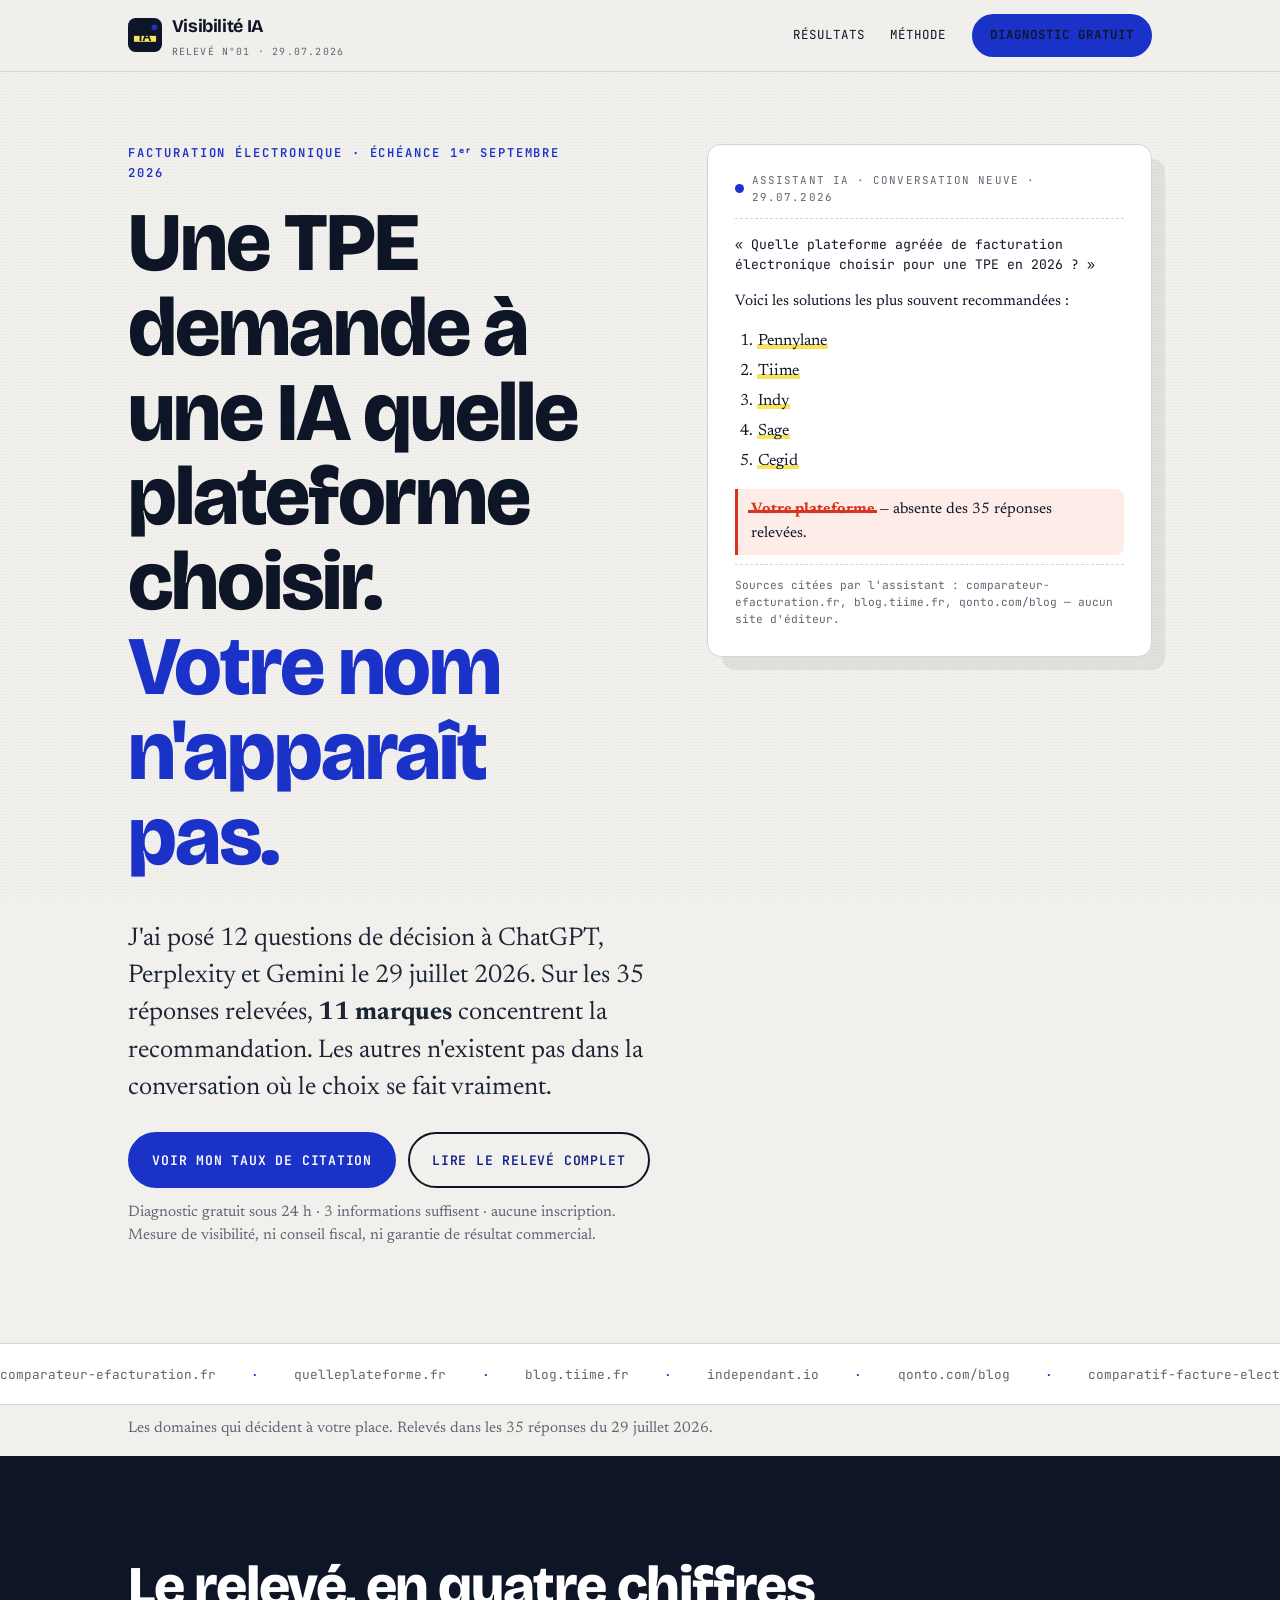
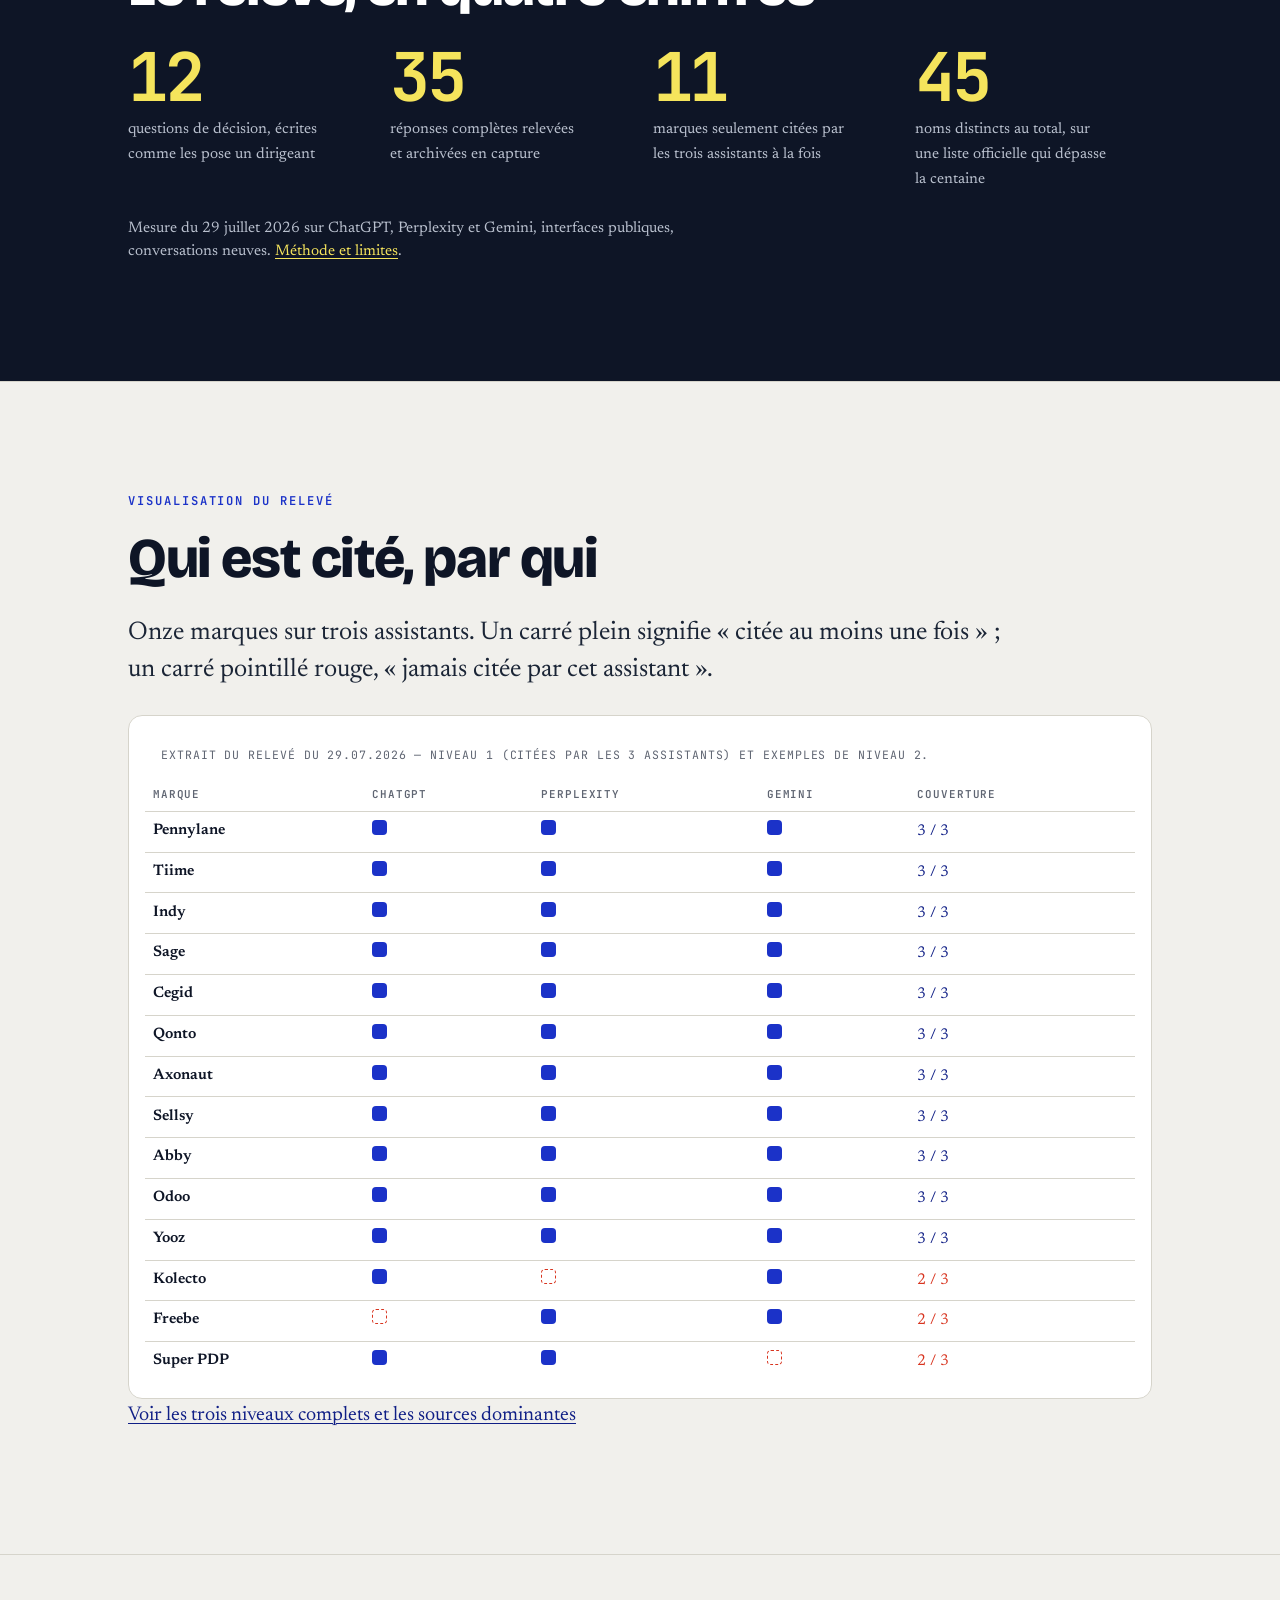
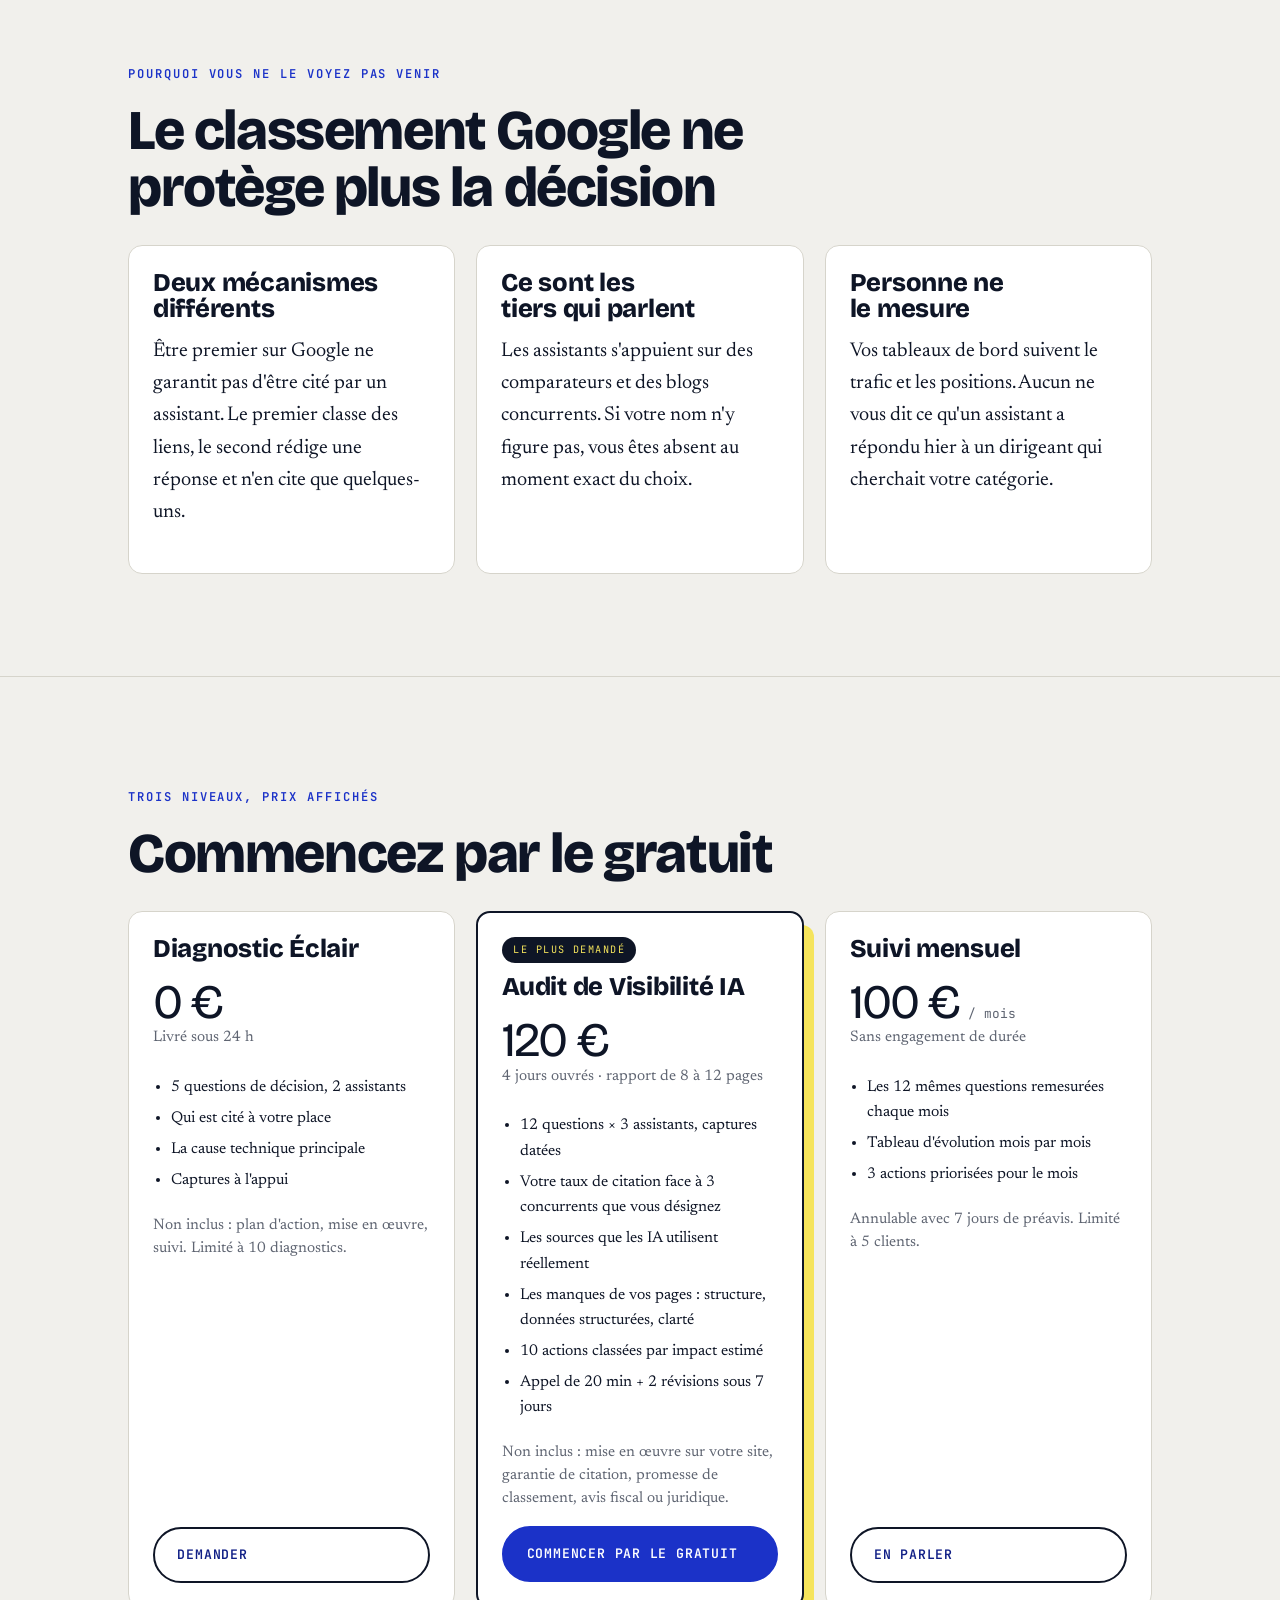
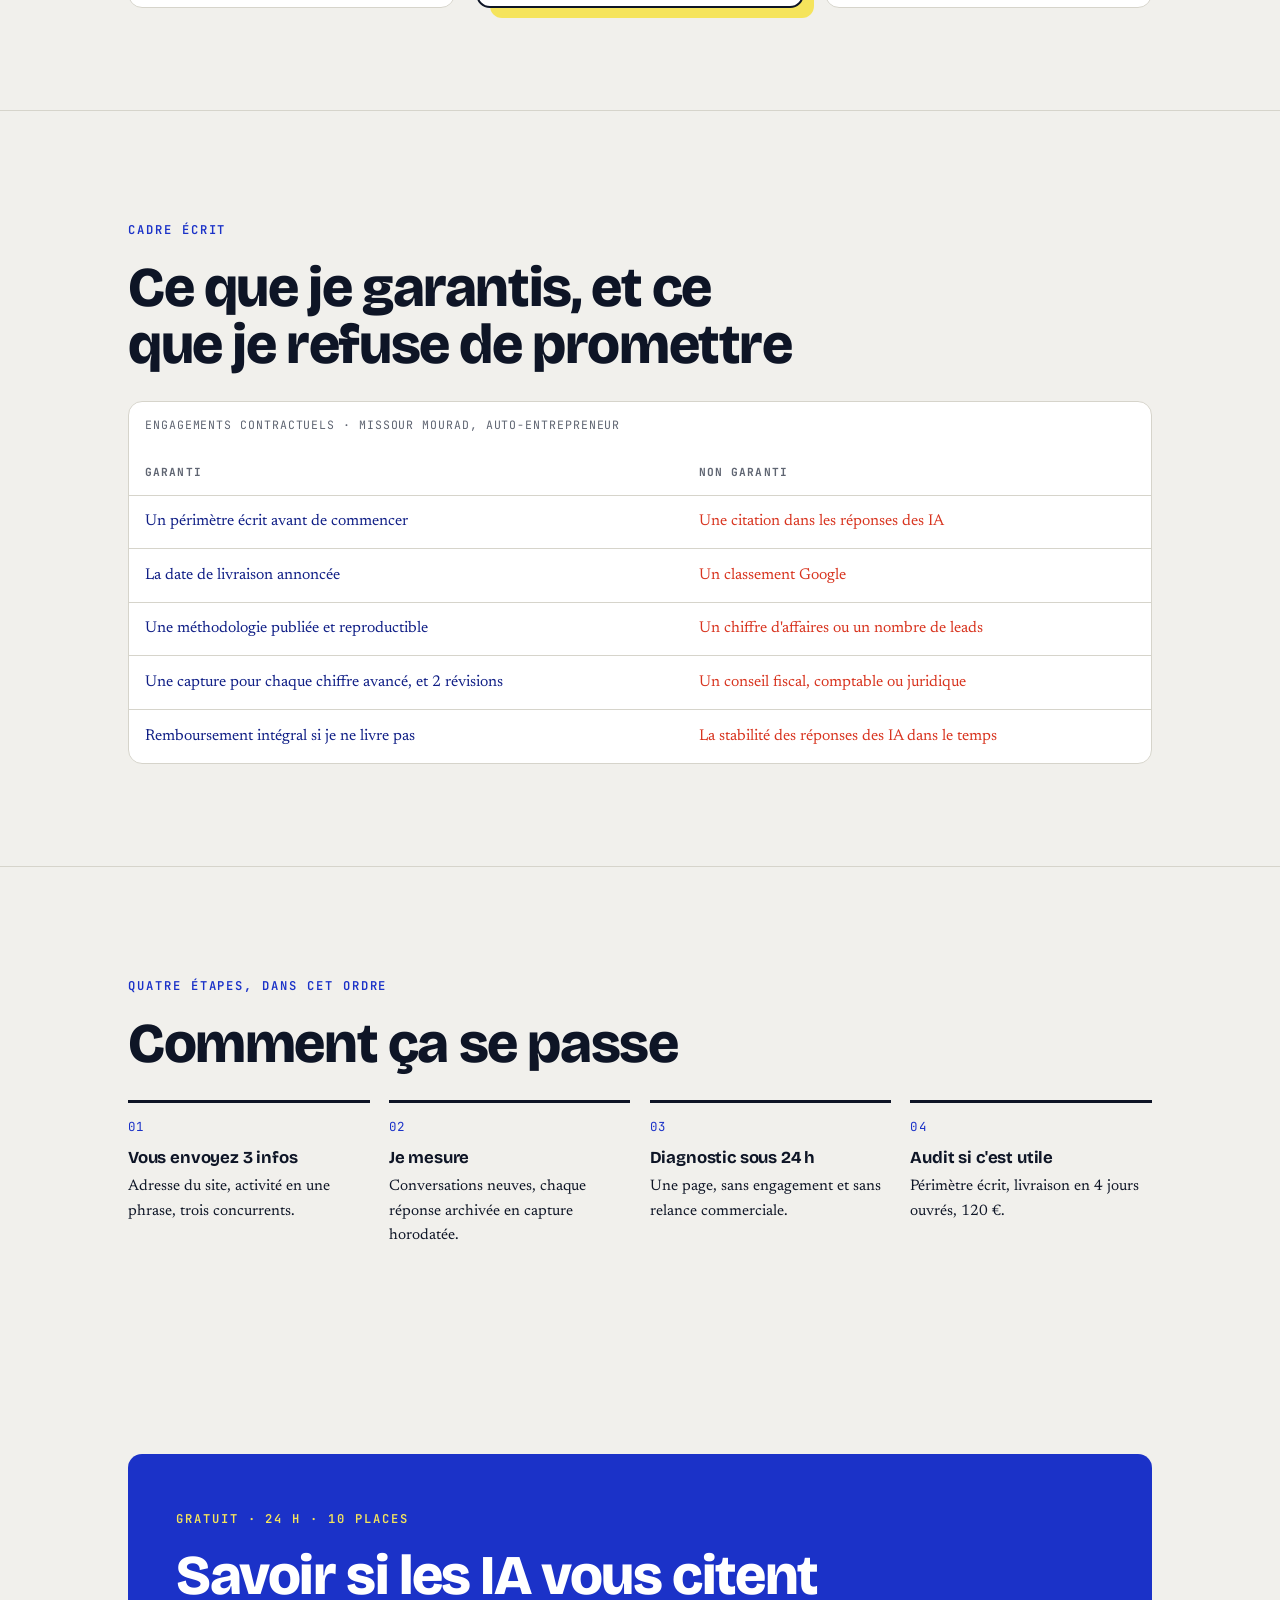
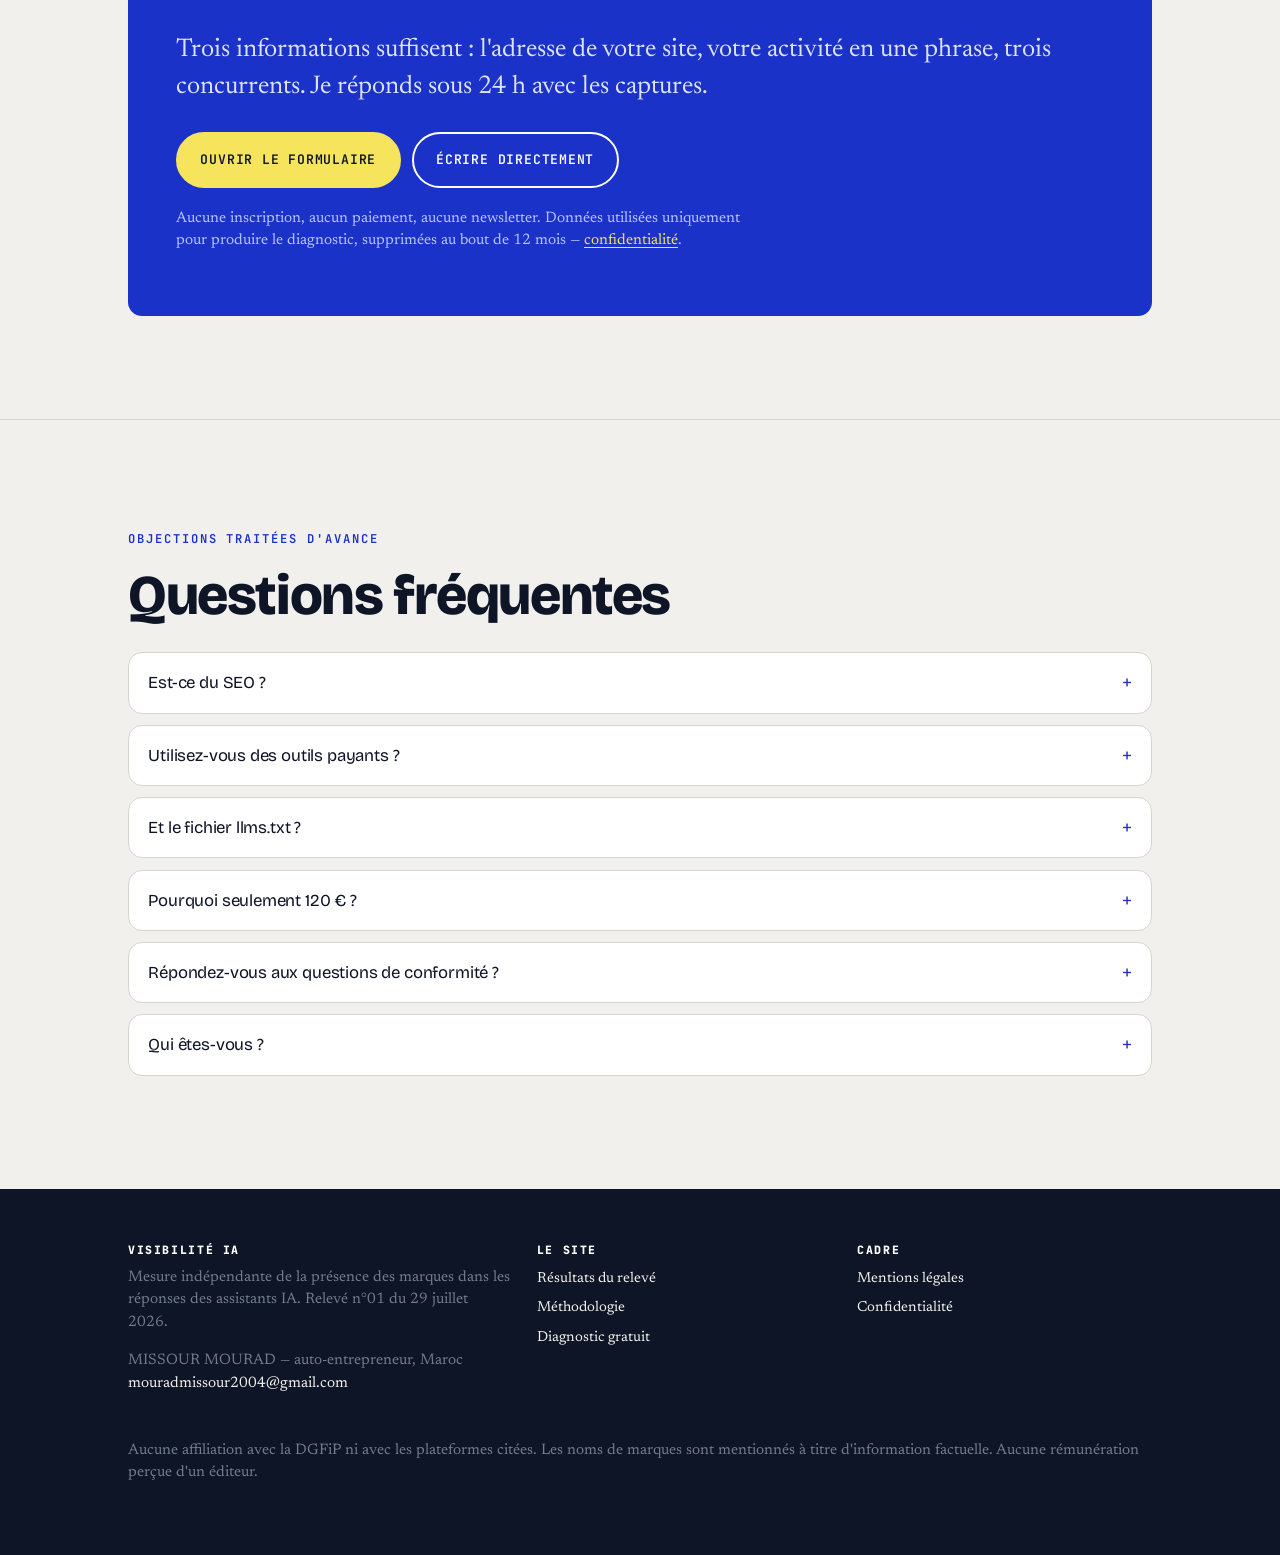
<file: index.html>
<!DOCTYPE html>
<html lang="fr" class="no-js">
<head>
<meta charset="utf-8">
<meta name="viewport" content="width=device-width, initial-scale=1">
<title>Votre plateforme est-elle citée par les IA ? — Audit de Visibilité IA</title>
<meta name="description" content="Quand une TPE demande à ChatGPT, Perplexity ou Gemini quelle plateforme agréée choisir, votre nom apparaît-il ? Relevé du 29 juillet 2026 : 12 questions de décision, 3 assistants, 35 réponses, captures datées.">
<link rel="canonical" href="https://visibilite-ia.fatnabatane.workers.dev/">
<meta name="author" content="MISSOUR MOURAD">
<meta name="referrer" content="strict-origin-when-cross-origin">
<meta name="theme-color" content="#0E1526">
<meta property="og:type" content="website">
<meta property="og:locale" content="fr_FR">
<meta property="og:site_name" content="Visibilité IA">
<meta property="og:title" content="Votre plateforme agréée est-elle citée par les IA ?">
<meta property="og:description" content="Relevé du 29 juillet 2026 : 11 marques concentrent la recommandation des assistants IA. Voir si la vôtre en fait partie.">
<meta property="og:url" content="https://visibilite-ia.fatnabatane.workers.dev/">
<meta property="og:image" content="https://visibilite-ia.fatnabatane.workers.dev/og.png">
<meta name="twitter:card" content="summary_large_image">
<link rel="icon" href="favicon.svg" type="image/svg+xml">
<link rel="preconnect" href="https://fonts.googleapis.com">
<link rel="preconnect" href="https://fonts.gstatic.com" crossorigin>
<link href="https://fonts.googleapis.com/css2?family=Bricolage+Grotesque:opsz,wght@12..96,700;12..96,800&family=Newsreader:ital,opsz,wght@0,6..72,400;0,6..72,600;1,6..72,400&family=JetBrains+Mono:wght@400;600;700&display=swap" rel="stylesheet">
<link rel="stylesheet" href="style.css">
<script type="application/ld+json">
{
  "@context": "https://schema.org",
  "@graph": [
    {
      "@type": "ProfessionalService",
      "@id": "https://visibilite-ia.fatnabatane.workers.dev/#service",
      "name": "Audit de Visibilité IA",
      "url": "https://visibilite-ia.fatnabatane.workers.dev/",
      "description": "Mesure documentée de la présence d'une marque dans les réponses des assistants IA sur le choix d'une plateforme agréée de facturation électronique.",
      "email": "mouradmissour2004@gmail.com",
      "areaServed": ["FR", "MA"],
      "availableLanguage": ["fr"],
      "priceRange": "0€ – 120€",
      "founder": { "@type": "Person", "name": "MISSOUR MOURAD", "jobTitle": "Auto-entrepreneur" },
      "address": { "@type": "PostalAddress", "addressCountry": "MA" },
      "makesOffer": [
        { "@type": "Offer", "name": "Diagnostic Éclair", "price": "0", "priceCurrency": "EUR" },
        { "@type": "Offer", "name": "Audit de Visibilité IA", "price": "120", "priceCurrency": "EUR" },
        { "@type": "Offer", "name": "Suivi mensuel", "price": "100", "priceCurrency": "EUR" }
      ]
    },
    {
      "@type": "FAQPage",
      "@id": "https://visibilite-ia.fatnabatane.workers.dev/#faq",
      "mainEntity": [
        { "@type": "Question", "name": "Est-ce du SEO ?",
          "acceptedAnswer": { "@type": "Answer", "text": "Non. Le SEO mesure une position dans une liste de liens. Ici je mesure si votre nom apparaît dans une réponse générée, et quelles sources cette réponse utilise." } },
        { "@type": "Question", "name": "Utilisez-vous des outils payants ?",
          "acceptedAnswer": { "@type": "Answer", "text": "Non. Les questions sont posées dans les interfaces publiques des assistants et chaque réponse est archivée en capture d'écran horodatée." } },
        { "@type": "Question", "name": "Le fichier llms.txt sert-il à quelque chose ?",
          "acceptedAnswer": { "@type": "Answer", "text": "Son adoption réelle reste marginale et Google a indiqué qu'il n'a pas d'effet sur le classement. Il est mentionné comme option à faible impact, jamais comme solution." } },
        { "@type": "Question", "name": "Répondez-vous aux questions de conformité ?",
          "acceptedAnswer": { "@type": "Answer", "text": "Non. Pour vos obligations, la référence est impots.gouv.fr et votre expert-comptable. Le service porte uniquement sur la visibilité." } }
      ]
    }
  ]
}
</script>
<noscript><style>[data-reveal]{opacity:1!important;transform:none!important}.mark{background-size:100% .48em!important}.strike::after{transform:scaleX(1)!important}</style></noscript>
</head>
<body>
<a class="skip" href="#contenu">Aller au contenu</a>

<header class="head">
  <div class="wrap head__in">
    <a class="brand" href="index.html" aria-label="Visibilité IA — accueil">
      <svg viewBox="0 0 40 40" aria-hidden="true" focusable="false">
        <rect width="40" height="40" rx="9" fill="#0E1526"></rect>
        <rect x="7" y="21" width="26" height="7" fill="#F5E45C"></rect>
        <text x="20" y="27" text-anchor="middle" font-family="Arial Black, Impact, sans-serif" font-size="15" font-weight="900" fill="#0E1526">IA</text>
        <circle cx="31" cy="11" r="3.4" fill="#1B32C8"></circle>
      </svg>
      <span>
        <b>Visibilité IA</b>
        <small>Relevé n°01 · 29.07.2026</small>
      </span>
    </a>
    <nav aria-label="Navigation principale">
      <a href="resultats.html">Résultats</a>
      <a href="methodologie.html">Méthode</a>
      <a class="btn btn--sm" href="#demander">Diagnostic gratuit</a>
    </nav>
  </div>
</header>

<main id="contenu">

  <!-- ============ HERO ============ -->
  <section class="band hero">
    <div class="wrap hero__grid">
      <div data-reveal data-hero style="--d:0">
        <p class="eyebrow">Facturation électronique · échéance 1ᵉʳ septembre 2026</p>
        <h1>Une TPE demande à une IA quelle plateforme choisir.<br><em>Votre nom n'apparaît pas.</em></h1>
        <p class="lead">J'ai posé 12 questions de décision à ChatGPT, Perplexity et Gemini le 29 juillet 2026. Sur les 35 réponses relevées, <strong>11 marques</strong> concentrent la recommandation. Les autres n'existent pas dans la conversation où le choix se fait vraiment.</p>
        <div class="hero__cta">
          <a class="btn" href="#demander">Voir mon taux de citation</a>
          <a class="btn btn--ghost" href="resultats.html">Lire le relevé complet</a>
        </div>
        <p class="micro">Diagnostic gratuit sous 24 h · 3 informations suffisent · aucune inscription. Mesure de visibilité, ni conseil fiscal, ni garantie de résultat commercial.</p>
      </div>

      <!-- élément signature : la réponse surlignée -->
      <figure class="answer" data-lit data-reveal data-hero style="--d:2;margin:0">
        <div class="answer__bar">
          <span class="answer__dot" aria-hidden="true"></span>
          <span>Assistant IA · conversation neuve · 29.07.2026</span>
        </div>
        <q>Quelle plateforme agréée de facturation électronique choisir pour une TPE en 2026 ?</q>
        <p style="font-size:.95rem">Voici les solutions les plus souvent recommandées :</p>
        <ol>
          <li><span class="mark" style="--i:0">Pennylane</span></li>
          <li><span class="mark" style="--i:1">Tiime</span></li>
          <li><span class="mark" style="--i:2">Indy</span></li>
          <li><span class="mark" style="--i:3">Sage</span></li>
          <li><span class="mark" style="--i:4">Cegid</span></li>
        </ol>
        <p class="answer__you"><strong class="strike">Votre plateforme</strong> — absente des 35 réponses relevées.</p>
        <figcaption class="answer__foot">Sources citées par l'assistant : comparateur-efacturation.fr, blog.tiime.fr, qonto.com/blog — aucun site d'éditeur.</figcaption>
      </figure>
    </div>
  </section>

  <!-- ============ BANDEAU DES SOURCES ============ -->
  <div class="ticker" aria-hidden="true">
    <div class="ticker__row">
      <span>comparateur-efacturation.fr</span><i>·</i><span>quelleplateforme.fr</span><i>·</i><span>blog.tiime.fr</span><i>·</i><span>independant.io</span><i>·</i><span>qonto.com/blog</span><i>·</i><span>comparatif-facture-electronique.fr</span><i>·</i><span>go.sellsy.com/blog</span><i>·</i><span>libeo.io</span><i>·</i><span>pennylane.com</span><i>·</i><span>impots.gouv.fr</span><i>·</i><span>francenum.gouv.fr</span><i>·</i><span>economie.gouv.fr</span><i>·</i>
    </div>
  </div>
  <p class="wrap micro" style="padding-top:.8rem">Les domaines qui décident à votre place. Relevés dans les 35 réponses du 29 juillet 2026.</p>

  <!-- ============ CHIFFRES ============ -->
  <section class="band band--ink" aria-labelledby="chiffres">
    <div class="wrap">
      <h2 id="chiffres" data-reveal>Le relevé, en quatre chiffres</h2>
      <div class="metrics">
        <div class="metric" data-reveal style="--d:0"><b>12</b><span>questions de décision, écrites comme les pose un dirigeant</span></div>
        <div class="metric" data-reveal style="--d:1"><b>35</b><span>réponses complètes relevées et archivées en capture</span></div>
        <div class="metric" data-reveal style="--d:2"><b>11</b><span>marques seulement citées par les trois assistants à la fois</span></div>
        <div class="metric" data-reveal style="--d:3"><b>45</b><span>noms distincts au total, sur une liste officielle qui dépasse la centaine</span></div>
      </div>
      <p class="micro" style="margin-top:1.6rem">Mesure du 29 juillet 2026 sur ChatGPT, Perplexity et Gemini, interfaces publiques, conversations neuves. <a href="methodologie.html">Méthode et limites</a>.</p>
    </div>
  </section>

  <!-- ============ GRILLE DE CITATION ============ -->
  <section class="band band--line" aria-labelledby="grille">
    <div class="wrap">
      <p class="eyebrow" data-reveal>Visualisation du relevé</p>
      <h2 id="grille" data-reveal>Qui est cité, par qui</h2>
      <p class="lead" data-reveal>Onze marques sur trois assistants. Un carré plein signifie « citée au moins une fois » ; un carré pointillé rouge, « jamais citée par cet assistant ».</p>
      <div class="matrix" data-reveal>
        <table>
          <caption>Extrait du relevé du 29.07.2026 — niveau 1 (citées par les 3 assistants) et exemples de niveau 2.</caption>
          <thead>
            <tr><th scope="col">Marque</th><th scope="col">ChatGPT</th><th scope="col">Perplexity</th><th scope="col">Gemini</th><th scope="col">Couverture</th></tr>
          </thead>
          <tbody>
            <tr><th scope="row">Pennylane</th><td><span class="dot dot--yes"></span></td><td><span class="dot dot--yes"></span></td><td><span class="dot dot--yes"></span></td><td class="yes">3 / 3</td></tr>
            <tr><th scope="row">Tiime</th><td><span class="dot dot--yes"></span></td><td><span class="dot dot--yes"></span></td><td><span class="dot dot--yes"></span></td><td class="yes">3 / 3</td></tr>
            <tr><th scope="row">Indy</th><td><span class="dot dot--yes"></span></td><td><span class="dot dot--yes"></span></td><td><span class="dot dot--yes"></span></td><td class="yes">3 / 3</td></tr>
            <tr><th scope="row">Sage</th><td><span class="dot dot--yes"></span></td><td><span class="dot dot--yes"></span></td><td><span class="dot dot--yes"></span></td><td class="yes">3 / 3</td></tr>
            <tr><th scope="row">Cegid</th><td><span class="dot dot--yes"></span></td><td><span class="dot dot--yes"></span></td><td><span class="dot dot--yes"></span></td><td class="yes">3 / 3</td></tr>
            <tr><th scope="row">Qonto</th><td><span class="dot dot--yes"></span></td><td><span class="dot dot--yes"></span></td><td><span class="dot dot--yes"></span></td><td class="yes">3 / 3</td></tr>
            <tr><th scope="row">Axonaut</th><td><span class="dot dot--yes"></span></td><td><span class="dot dot--yes"></span></td><td><span class="dot dot--yes"></span></td><td class="yes">3 / 3</td></tr>
            <tr><th scope="row">Sellsy</th><td><span class="dot dot--yes"></span></td><td><span class="dot dot--yes"></span></td><td><span class="dot dot--yes"></span></td><td class="yes">3 / 3</td></tr>
            <tr><th scope="row">Abby</th><td><span class="dot dot--yes"></span></td><td><span class="dot dot--yes"></span></td><td><span class="dot dot--yes"></span></td><td class="yes">3 / 3</td></tr>
            <tr><th scope="row">Odoo</th><td><span class="dot dot--yes"></span></td><td><span class="dot dot--yes"></span></td><td><span class="dot dot--yes"></span></td><td class="yes">3 / 3</td></tr>
            <tr><th scope="row">Yooz</th><td><span class="dot dot--yes"></span></td><td><span class="dot dot--yes"></span></td><td><span class="dot dot--yes"></span></td><td class="yes">3 / 3</td></tr>
            <tr><th scope="row">Kolecto</th><td><span class="dot dot--yes"></span></td><td><span class="dot dot--no"></span></td><td><span class="dot dot--yes"></span></td><td class="no">2 / 3</td></tr>
            <tr><th scope="row">Freebe</th><td><span class="dot dot--no"></span></td><td><span class="dot dot--yes"></span></td><td><span class="dot dot--yes"></span></td><td class="no">2 / 3</td></tr>
            <tr><th scope="row">Super PDP</th><td><span class="dot dot--yes"></span></td><td><span class="dot dot--yes"></span></td><td><span class="dot dot--no"></span></td><td class="no">2 / 3</td></tr>
          </tbody>
        </table>
      </div>
      <p data-reveal><a href="resultats.html">Voir les trois niveaux complets et les sources dominantes</a></p>
    </div>
  </section>

  <!-- ============ LE PROBLÈME ============ -->
  <section class="band band--line" aria-labelledby="probleme">
    <div class="wrap">
      <p class="eyebrow" data-reveal>Pourquoi vous ne le voyez pas venir</p>
      <h2 id="probleme" data-reveal>Le classement Google ne protège plus la décision</h2>
      <div class="tiers" style="margin-top:1.6rem">
        <div class="tier" data-reveal style="--d:0">
          <h3>Deux mécanismes différents</h3>
          <p>Être premier sur Google ne garantit pas d'être cité par un assistant. Le premier classe des liens, le second rédige une réponse et n'en cite que quelques-uns.</p>
        </div>
        <div class="tier" data-reveal style="--d:1">
          <h3>Ce sont les tiers qui parlent</h3>
          <p>Les assistants s'appuient sur des comparateurs et des blogs concurrents. Si votre nom n'y figure pas, vous êtes absent au moment exact du choix.</p>
        </div>
        <div class="tier" data-reveal style="--d:2">
          <h3>Personne ne le mesure</h3>
          <p>Vos tableaux de bord suivent le trafic et les positions. Aucun ne vous dit ce qu'un assistant a répondu hier à un dirigeant qui cherchait votre catégorie.</p>
        </div>
      </div>
    </div>
  </section>

  <!-- ============ OFFRES ============ -->
  <section class="band band--line" id="offres" aria-labelledby="offres-t">
    <div class="wrap">
      <p class="eyebrow" data-reveal>Trois niveaux, prix affichés</p>
      <h2 id="offres-t" data-reveal>Commencez par le gratuit</h2>
      <div class="tiers" style="margin-top:1.8rem">

        <div class="tier" data-reveal style="--d:0">
          <h3>Diagnostic Éclair</h3>
          <p class="price">0 €</p>
          <p class="micro">Livré sous 24 h</p>
          <ul>
            <li>5 questions de décision, 2 assistants</li>
            <li>Qui est cité à votre place</li>
            <li>La cause technique principale</li>
            <li>Captures à l'appui</li>
          </ul>
          <p class="micro">Non inclus : plan d'action, mise en œuvre, suivi. Limité à 10 diagnostics.</p>
          <a class="btn btn--ghost" href="#demander">Demander</a>
        </div>

        <div class="tier tier--main" data-reveal style="--d:1">
          <span class="tag">Le plus demandé</span>
          <h3>Audit de Visibilité IA</h3>
          <p class="price">120 €</p>
          <p class="micro">4 jours ouvrés · rapport de 8 à 12 pages</p>
          <ul>
            <li>12 questions × 3 assistants, captures datées</li>
            <li>Votre taux de citation face à 3 concurrents que vous désignez</li>
            <li>Les sources que les IA utilisent réellement</li>
            <li>Les manques de vos pages : structure, données structurées, clarté</li>
            <li>10 actions classées par impact estimé</li>
            <li>Appel de 20 min + 2 révisions sous 7 jours</li>
          </ul>
          <p class="micro">Non inclus : mise en œuvre sur votre site, garantie de citation, promesse de classement, avis fiscal ou juridique.</p>
          <a class="btn" href="#demander">Commencer par le gratuit</a>
        </div>

        <div class="tier" data-reveal style="--d:2">
          <h3>Suivi mensuel</h3>
          <p class="price">100 € <small>/ mois</small></p>
          <p class="micro">Sans engagement de durée</p>
          <ul>
            <li>Les 12 mêmes questions remesurées chaque mois</li>
            <li>Tableau d'évolution mois par mois</li>
            <li>3 actions priorisées pour le mois</li>
          </ul>
          <p class="micro">Annulable avec 7 jours de préavis. Limité à 5 clients.</p>
          <a class="btn btn--ghost" href="#demander">En parler</a>
        </div>

      </div>
    </div>
  </section>

  <!-- ============ GARANTIES ============ -->
  <section class="band band--line" aria-labelledby="garanties">
    <div class="wrap">
      <p class="eyebrow" data-reveal>Cadre écrit</p>
      <h2 id="garanties" data-reveal>Ce que je garantis, et ce que je refuse de promettre</h2>
      <div class="t-wrap" data-reveal>
        <table>
          <caption>Engagements contractuels · MISSOUR MOURAD, auto-entrepreneur</caption>
          <thead><tr><th scope="col">Garanti</th><th scope="col">Non garanti</th></tr></thead>
          <tbody>
            <tr><td class="yes">Un périmètre écrit avant de commencer</td><td class="no">Une citation dans les réponses des IA</td></tr>
            <tr><td class="yes">La date de livraison annoncée</td><td class="no">Un classement Google</td></tr>
            <tr><td class="yes">Une méthodologie publiée et reproductible</td><td class="no">Un chiffre d'affaires ou un nombre de leads</td></tr>
            <tr><td class="yes">Une capture pour chaque chiffre avancé, et 2 révisions</td><td class="no">Un conseil fiscal, comptable ou juridique</td></tr>
            <tr><td class="yes">Remboursement intégral si je ne livre pas</td><td class="no">La stabilité des réponses des IA dans le temps</td></tr>
          </tbody>
        </table>
      </div>
    </div>
  </section>

  <!-- ============ DÉROULÉ ============ -->
  <section class="band band--line" aria-labelledby="deroule">
    <div class="wrap">
      <p class="eyebrow" data-reveal>Quatre étapes, dans cet ordre</p>
      <h2 id="deroule" data-reveal>Comment ça se passe</h2>
      <ol class="steps" style="margin-top:1.6rem">
        <li data-reveal style="--d:0"><strong>Vous envoyez 3 infos</strong><p>Adresse du site, activité en une phrase, trois concurrents.</p></li>
        <li data-reveal style="--d:1"><strong>Je mesure</strong><p>Conversations neuves, chaque réponse archivée en capture horodatée.</p></li>
        <li data-reveal style="--d:2"><strong>Diagnostic sous 24 h</strong><p>Une page, sans engagement et sans relance commerciale.</p></li>
        <li data-reveal style="--d:3"><strong>Audit si c'est utile</strong><p>Périmètre écrit, livraison en 4 jours ouvrés, 120 €.</p></li>
      </ol>
    </div>
  </section>

  <!-- ============ CTA ============ -->
  <section class="band" id="demander" aria-labelledby="demander-t">
    <div class="wrap">
      <div class="cta" data-reveal>
        <p class="eyebrow" style="color:#F5E45C">Gratuit · 24 h · 10 places</p>
        <h2 id="demander-t">Savoir si les IA vous citent</h2>
        <p class="lead" style="color:#DCE2FF">Trois informations suffisent : l'adresse de votre site, votre activité en une phrase, trois concurrents. Je réponds sous 24 h avec les captures.</p>
        <p style="display:flex;flex-wrap:wrap;gap:.7rem;margin-top:1.4rem">
          <a class="btn btn--mark" href="https://docs.google.com/forms/d/e/1FAIpQLSfjNBoI8j6qXio9MJEDIEsagZwUIBTjnRBpb_yvAN2SNStqfQ/viewform" target="_blank" rel="noopener">Ouvrir le formulaire</a>
          <a class="btn btn--ghost" style="color:#fff;border-color:#fff" href="mailto:mouradmissour2004@gmail.com?subject=Diagnostic%20de%20visibilit%C3%A9%20IA">Écrire directement</a>
        </p>
        <p class="micro" style="color:#B9C4FF">Aucune inscription, aucun paiement, aucune newsletter. Données utilisées uniquement pour produire le diagnostic, supprimées au bout de 12 mois — <a href="confidentialite.html" style="color:#F5E45C">confidentialité</a>.</p>
      </div>
    </div>
  </section>

  <!-- ============ FAQ ============ -->
  <section class="band band--line" aria-labelledby="faq">
    <div class="wrap">
      <p class="eyebrow" data-reveal>Objections traitées d'avance</p>
      <h2 id="faq" data-reveal>Questions fréquentes</h2>

      <details data-reveal>
        <summary>Est-ce du SEO ?</summary>
        <p>Non. Le SEO mesure une position dans une liste de liens. Ici je mesure si votre nom apparaît dans une réponse rédigée par un assistant, et quelles sources cette réponse utilise. Les deux se recoupent parfois, pas toujours.</p>
      </details>
      <details data-reveal>
        <summary>Utilisez-vous des outils payants ?</summary>
        <p>Non. Les questions sont posées dans les interfaces publiques et chaque réponse est archivée en capture. C'est plus lent qu'un outil, et c'est vérifiable ligne par ligne.</p>
      </details>
      <details data-reveal>
        <summary>Et le fichier llms.txt ?</summary>
        <p>Il est très vendu en ce moment. Google a indiqué qu'il n'a pas d'effet sur le classement et son adoption réelle reste marginale. Je le mentionne comme option à faible impact, jamais comme solution.</p>
      </details>
      <details data-reveal>
        <summary>Pourquoi seulement 120 € ?</summary>
        <p>Parce que la mesure est manuelle mais courte, et parce que je préfère un prix vérifiable à un forfait négocié. Le suivi mensuel existe si le sujet devient structurel chez vous.</p>
      </details>
      <details data-reveal>
        <summary>Répondez-vous aux questions de conformité ?</summary>
        <p>Non. Pour vos obligations, la référence est <a href="https://www.impots.gouv.fr/" target="_blank" rel="noopener">impots.gouv.fr</a> et votre expert-comptable. Je ne travaille que sur la visibilité.</p>
      </details>
      <details data-reveal>
        <summary>Qui êtes-vous ?</summary>
        <p>MISSOUR MOURAD, auto-entrepreneur établi au Maroc. Je travaille seul, la méthode est publiée, les captures sont fournies avec chaque rapport. Contact direct : <a href="mailto:mouradmissour2004@gmail.com">mouradmissour2004@gmail.com</a>.</p>
      </details>
    </div>
  </section>

</main>

<footer class="foot">
  <div class="wrap foot__grid">
    <div>
      <h3>Visibilité IA</h3>
      <p class="micro">Mesure indépendante de la présence des marques dans les réponses des assistants IA. Relevé n°01 du 29 juillet 2026.</p>
      <p class="micro">MISSOUR MOURAD — auto-entrepreneur, Maroc<br><a href="mailto:mouradmissour2004@gmail.com">mouradmissour2004@gmail.com</a></p>
    </div>
    <div>
      <h3>Le site</h3>
      <ul>
        <li><a href="resultats.html">Résultats du relevé</a></li>
        <li><a href="methodologie.html">Méthodologie</a></li>
        <li><a href="#demander">Diagnostic gratuit</a></li>
      </ul>
    </div>
    <div>
      <h3>Cadre</h3>
      <ul>
        <li><a href="mentions-legales.html">Mentions légales</a></li>
        <li><a href="confidentialite.html">Confidentialité</a></li>
      </ul>
    </div>
  </div>
  <div class="wrap" style="margin-top:1.8rem">
    <p class="micro">Aucune affiliation avec la DGFiP ni avec les plateformes citées. Les noms de marques sont mentionnés à titre d'information factuelle. Aucune rémunération perçue d'un éditeur.</p>
  </div>
</footer>

<script src="app.js" defer></script>
</body>
</html>
</file>
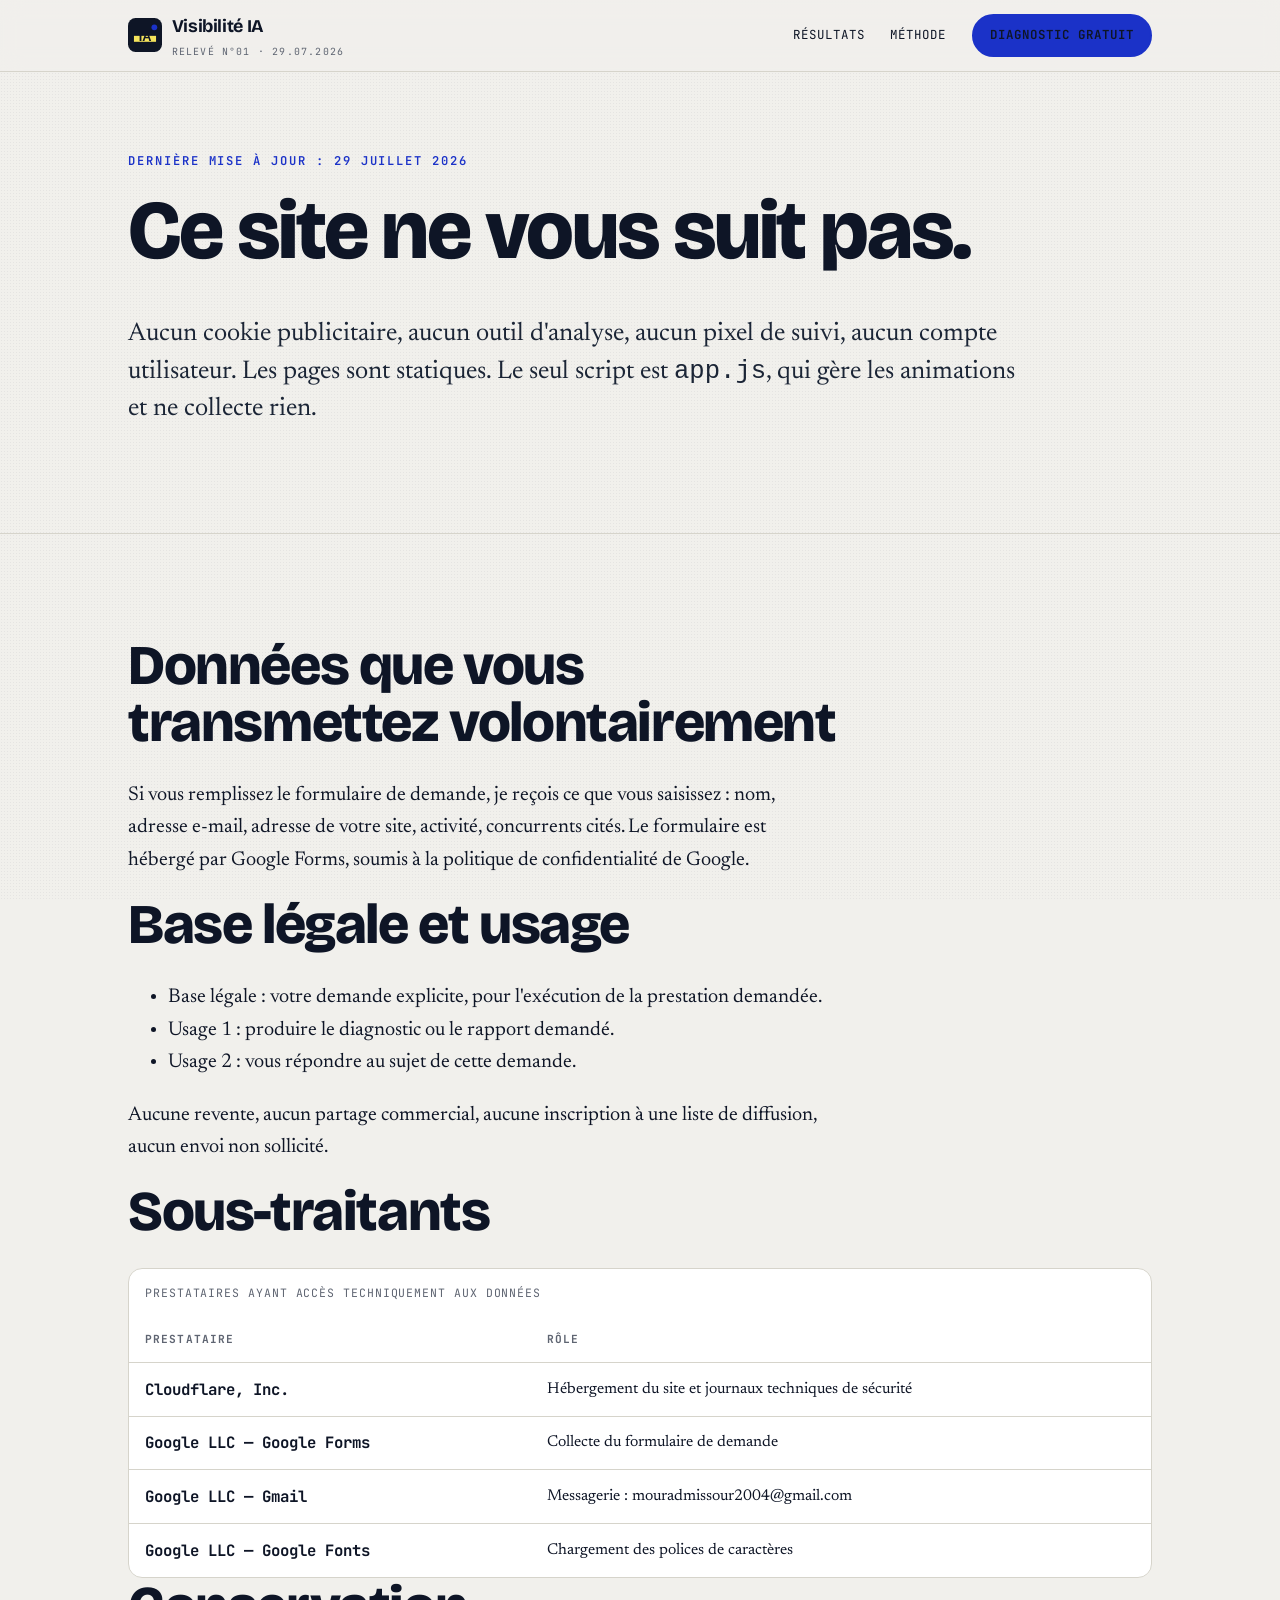
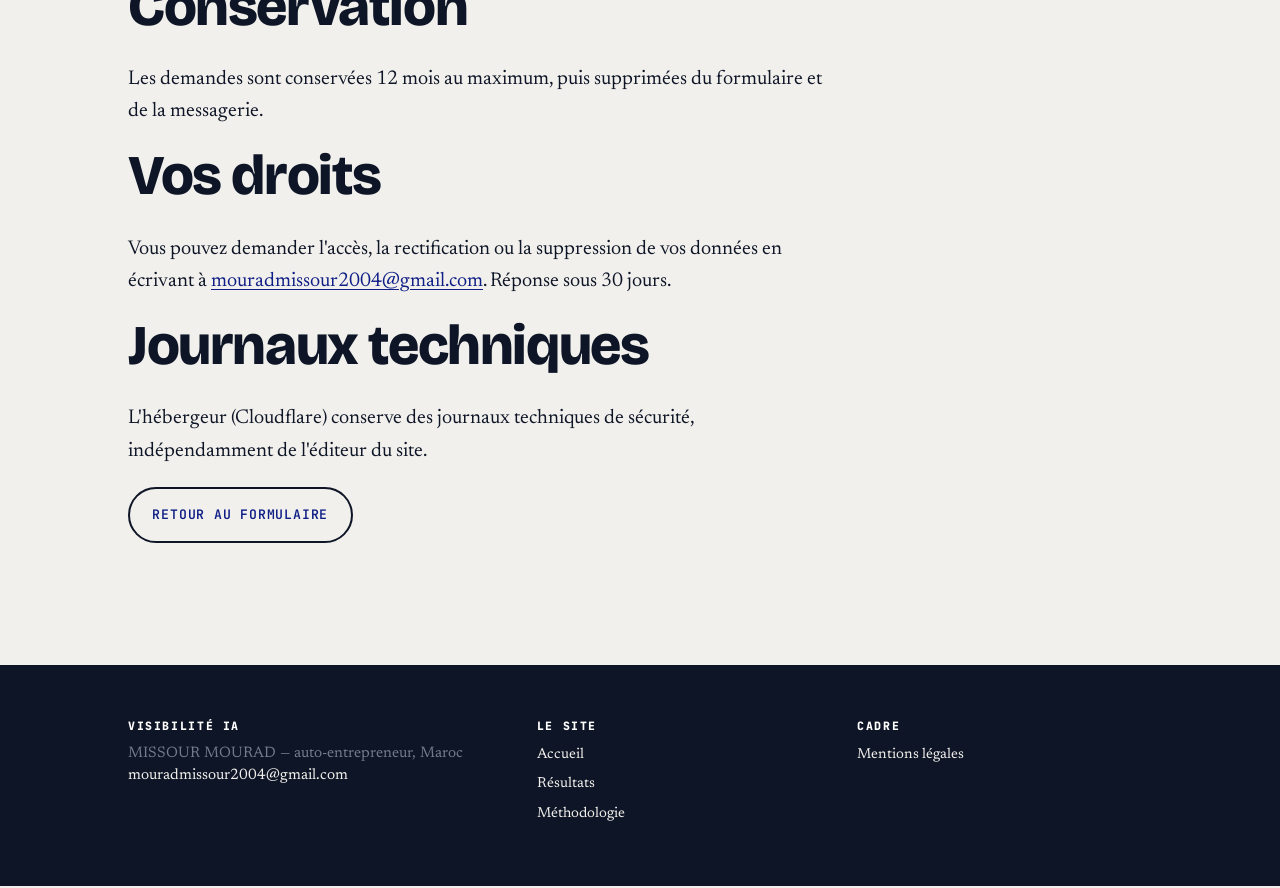
<file: confidentialite.html>
<!DOCTYPE html>
<html lang="fr" class="no-js">
<head>
<meta charset="utf-8">
<meta name="viewport" content="width=device-width, initial-scale=1">
<title>Confidentialité — Visibilité IA</title>
<meta name="description" content="Aucun cookie publicitaire, aucun outil d'analyse. Ce qui est collecté via le formulaire, pourquoi, pour combien de temps, et comment le faire supprimer.">
<link rel="canonical" href="https://visibilite-ia.fatnabatane.workers.dev/confidentialite.html">
<meta name="theme-color" content="#0E1526">
<link rel="icon" href="favicon.svg" type="image/svg+xml">
<link rel="preconnect" href="https://fonts.googleapis.com">
<link rel="preconnect" href="https://fonts.gstatic.com" crossorigin>
<link href="https://fonts.googleapis.com/css2?family=Bricolage+Grotesque:opsz,wght@12..96,700;12..96,800&family=Newsreader:ital,opsz,wght@0,6..72,400;0,6..72,600;1,6..72,400&family=JetBrains+Mono:wght@400;600;700&display=swap" rel="stylesheet">
<link rel="stylesheet" href="style.css">
</head>
<body>
<a class="skip" href="#contenu">Aller au contenu</a>

<header class="head">
  <div class="wrap head__in">
    <a class="brand" href="index.html" aria-label="Visibilité IA — accueil">
      <svg viewBox="0 0 40 40" aria-hidden="true" focusable="false">
        <rect width="40" height="40" rx="9" fill="#0E1526"></rect>
        <rect x="7" y="21" width="26" height="7" fill="#F5E45C"></rect>
        <text x="20" y="27" text-anchor="middle" font-family="Arial Black, Impact, sans-serif" font-size="15" font-weight="900" fill="#0E1526">IA</text>
        <circle cx="31" cy="11" r="3.4" fill="#1B32C8"></circle>
      </svg>
      <span><b>Visibilité IA</b><small>Relevé n°01 · 29.07.2026</small></span>
    </a>
    <nav aria-label="Navigation principale">
      <a href="resultats.html">Résultats</a>
      <a href="methodologie.html">Méthode</a>
      <a class="btn btn--sm" href="index.html#demander">Diagnostic gratuit</a>
    </nav>
  </div>
</header>

<main id="contenu">
  <section class="band hero">
    <div class="wrap">
      <p class="eyebrow">Dernière mise à jour : 29 juillet 2026</p>
      <h1>Ce site ne vous suit pas.</h1>
      <p class="lead">Aucun cookie publicitaire, aucun outil d'analyse, aucun pixel de suivi, aucun compte utilisateur. Les pages sont statiques. Le seul script est <code>app.js</code>, qui gère les animations et ne collecte rien.</p>
    </div>
  </section>

  <section class="band band--line">
    <div class="wrap">
      <h2>Données que vous transmettez volontairement</h2>
      <p>Si vous remplissez le formulaire de demande, je reçois ce que vous saisissez : nom, adresse e-mail, adresse de votre site, activité, concurrents cités. Le formulaire est hébergé par Google Forms, soumis à la politique de confidentialité de Google.</p>

      <h2>Base légale et usage</h2>
      <ul>
        <li>Base légale : votre demande explicite, pour l'exécution de la prestation demandée.</li>
        <li>Usage 1 : produire le diagnostic ou le rapport demandé.</li>
        <li>Usage 2 : vous répondre au sujet de cette demande.</li>
      </ul>
      <p>Aucune revente, aucun partage commercial, aucune inscription à une liste de diffusion, aucun envoi non sollicité.</p>

      <h2>Sous-traitants</h2>
      <div class="t-wrap">
        <table>
          <caption>Prestataires ayant accès techniquement aux données</caption>
          <thead><tr><th scope="col">Prestataire</th><th scope="col">Rôle</th></tr></thead>
          <tbody>
            <tr><th scope="row">Cloudflare, Inc.</th><td>Hébergement du site et journaux techniques de sécurité</td></tr>
            <tr><th scope="row">Google LLC — Google Forms</th><td>Collecte du formulaire de demande</td></tr>
            <tr><th scope="row">Google LLC — Gmail</th><td>Messagerie : mouradmissour2004@gmail.com</td></tr>
            <tr><th scope="row">Google LLC — Google Fonts</th><td>Chargement des polices de caractères</td></tr>
          </tbody>
        </table>
      </div>

      <h2>Conservation</h2>
      <p>Les demandes sont conservées 12 mois au maximum, puis supprimées du formulaire et de la messagerie.</p>

      <h2>Vos droits</h2>
      <p>Vous pouvez demander l'accès, la rectification ou la suppression de vos données en écrivant à <a href="mailto:mouradmissour2004@gmail.com">mouradmissour2004@gmail.com</a>. Réponse sous 30 jours.</p>

      <h2>Journaux techniques</h2>
      <p>L'hébergeur (Cloudflare) conserve des journaux techniques de sécurité, indépendamment de l'éditeur du site.</p>

      <p><a class="btn btn--ghost" href="index.html#demander">Retour au formulaire</a></p>
    </div>
  </section>
</main>

<footer class="foot">
  <div class="wrap foot__grid">
    <div>
      <h3>Visibilité IA</h3>
      <p class="micro">MISSOUR MOURAD — auto-entrepreneur, Maroc<br><a href="mailto:mouradmissour2004@gmail.com">mouradmissour2004@gmail.com</a></p>
    </div>
    <div>
      <h3>Le site</h3>
      <ul>
        <li><a href="index.html">Accueil</a></li>
        <li><a href="resultats.html">Résultats</a></li>
        <li><a href="methodologie.html">Méthodologie</a></li>
      </ul>
    </div>
    <div>
      <h3>Cadre</h3>
      <ul><li><a href="mentions-legales.html">Mentions légales</a></li></ul>
    </div>
  </div>
</footer>

<script src="app.js" defer></script>
</body>
</html>
</file>
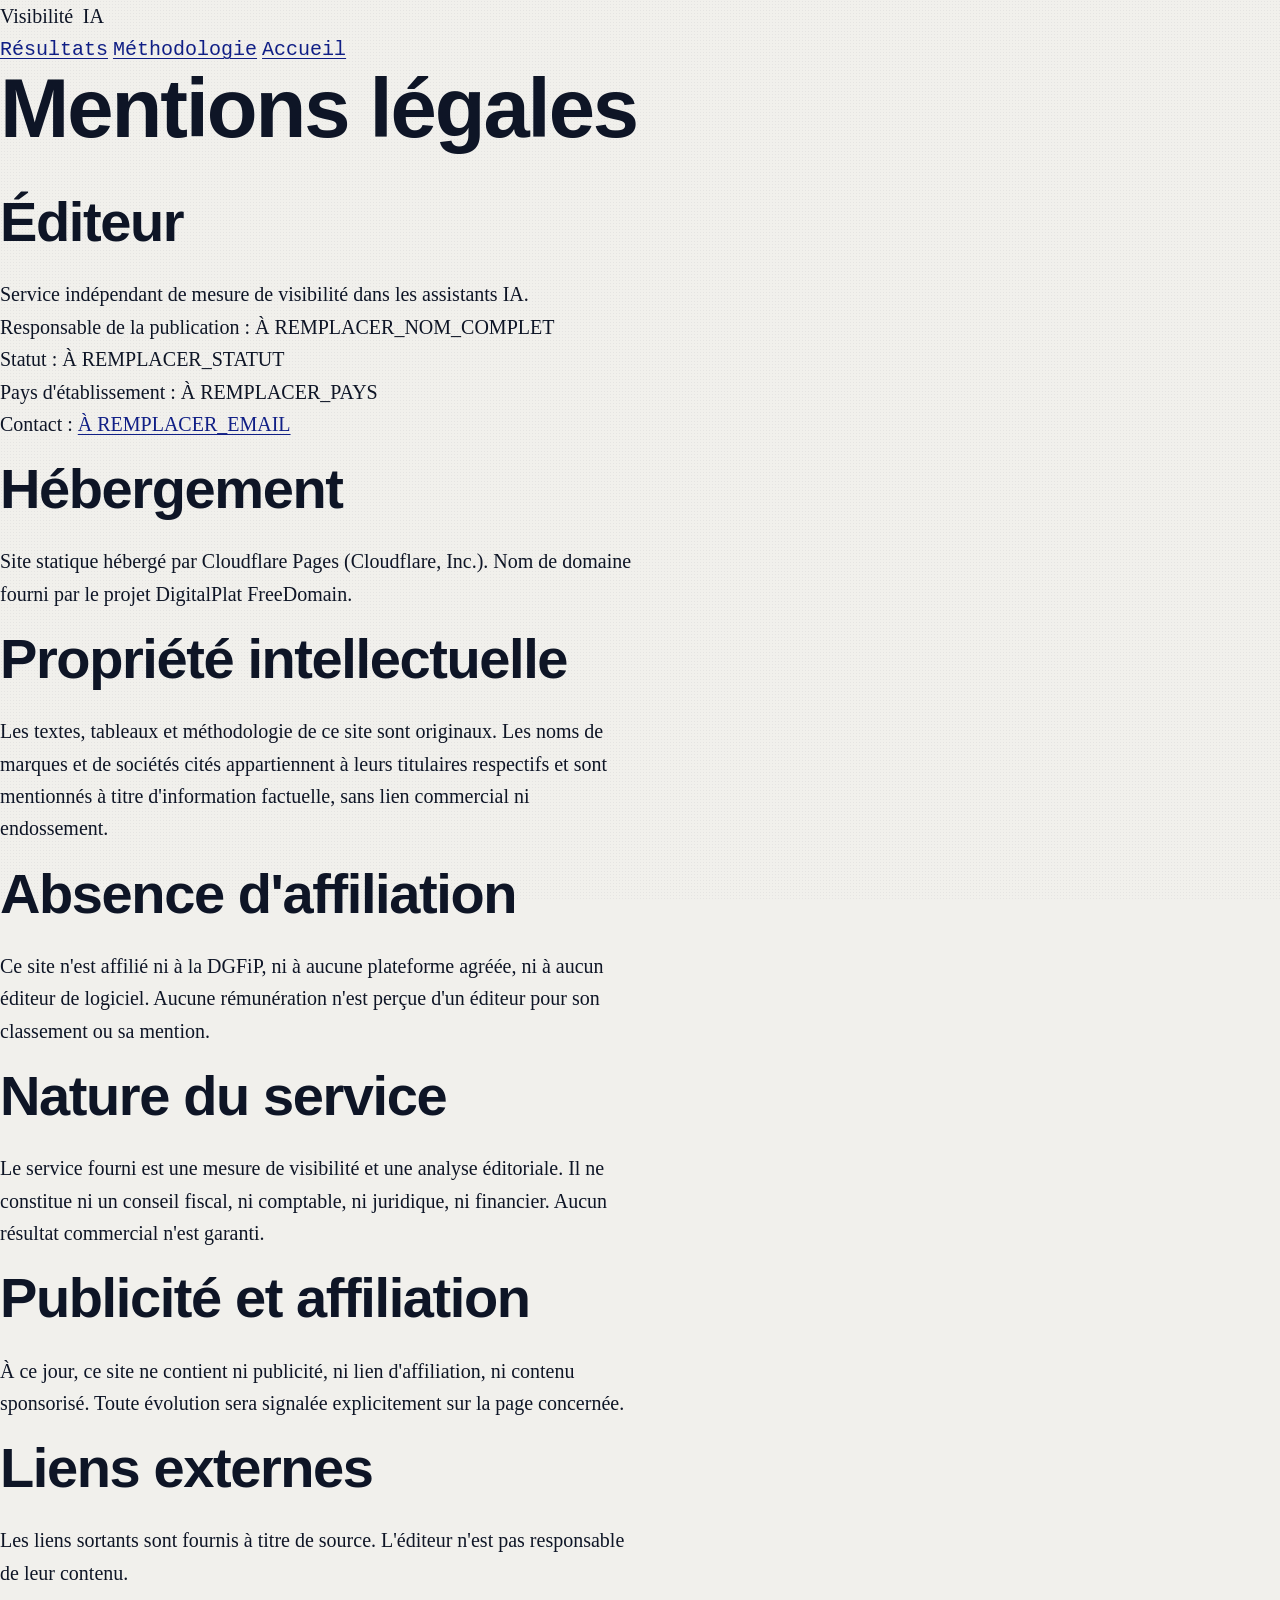
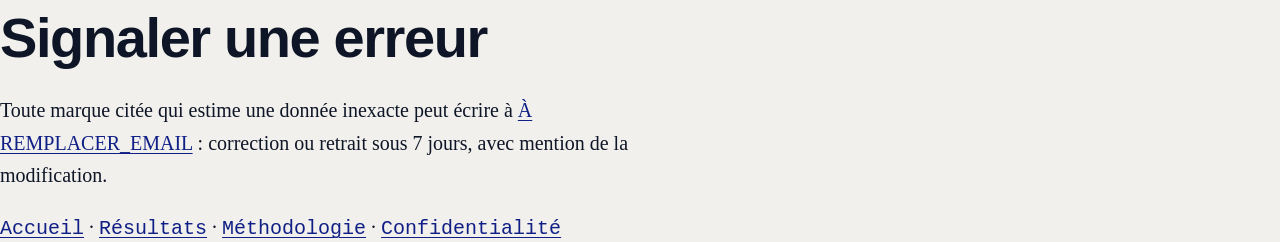
<file: mentions-legales.html>
<!DOCTYPE html>
<html lang="fr">
<head>
<meta charset="utf-8">
<meta name="viewport" content="width=device-width, initial-scale=1">
<title>Mentions légales — Visibilité IA</title>
<meta name="description" content="Éditeur, hébergement, propriété intellectuelle, absence d'affiliation et nature du service.">
<link rel="canonical" href="À REMPLACER_URL_SITE/mentions-legales.html">
<link rel="stylesheet" href="style.css">
</head>
<body>
<a class="skip" href="#contenu">Aller au contenu</a>
<header class="site-header">
  <a class="brand" href="index.html">Visibilité <span>IA</span></a>
  <nav aria-label="Navigation principale">
    <a href="resultats.html">Résultats</a>
    <a href="methodologie.html">Méthodologie</a>
    <a href="index.html">Accueil</a>
  </nav>
</header>

<main id="contenu">
  <h1>Mentions légales</h1>

  <h2>Éditeur</h2>
  <p>Service indépendant de mesure de visibilité dans les assistants IA.<br>
  Responsable de la publication : À REMPLACER_NOM_COMPLET<br>
  Statut : À REMPLACER_STATUT<br>
  Pays d'établissement : À REMPLACER_PAYS<br>
  Contact : <a href="mailto:À REMPLACER_EMAIL">À REMPLACER_EMAIL</a></p>

  <h2>Hébergement</h2>
  <p>Site statique hébergé par Cloudflare Pages (Cloudflare, Inc.). Nom de domaine fourni par le projet DigitalPlat FreeDomain.</p>

  <h2>Propriété intellectuelle</h2>
  <p>Les textes, tableaux et méthodologie de ce site sont originaux. Les noms de marques et de sociétés cités appartiennent à leurs titulaires respectifs et sont mentionnés à titre d'information factuelle, sans lien commercial ni endossement.</p>

  <h2>Absence d'affiliation</h2>
  <p>Ce site n'est affilié ni à la DGFiP, ni à aucune plateforme agréée, ni à aucun éditeur de logiciel. Aucune rémunération n'est perçue d'un éditeur pour son classement ou sa mention.</p>

  <h2>Nature du service</h2>
  <p>Le service fourni est une mesure de visibilité et une analyse éditoriale. Il ne constitue ni un conseil fiscal, ni comptable, ni juridique, ni financier. Aucun résultat commercial n'est garanti.</p>

  <h2>Publicité et affiliation</h2>
  <p>À ce jour, ce site ne contient ni publicité, ni lien d'affiliation, ni contenu sponsorisé. Toute évolution sera signalée explicitement sur la page concernée.</p>

  <h2>Liens externes</h2>
  <p>Les liens sortants sont fournis à titre de source. L'éditeur n'est pas responsable de leur contenu.</p>

  <h2>Signaler une erreur</h2>
  <p>Toute marque citée qui estime une donnée inexacte peut écrire à <a href="mailto:À REMPLACER_EMAIL">À REMPLACER_EMAIL</a> : correction ou retrait sous 7 jours, avec mention de la modification.</p>
</main>

<footer>
  <nav aria-label="Navigation de pied de page">
    <a href="index.html">Accueil</a> · <a href="resultats.html">Résultats</a> · <a href="methodologie.html">Méthodologie</a> · <a href="confidentialite.html">Confidentialité</a>
  </nav>
</footer>
</body>
</html>
</file>
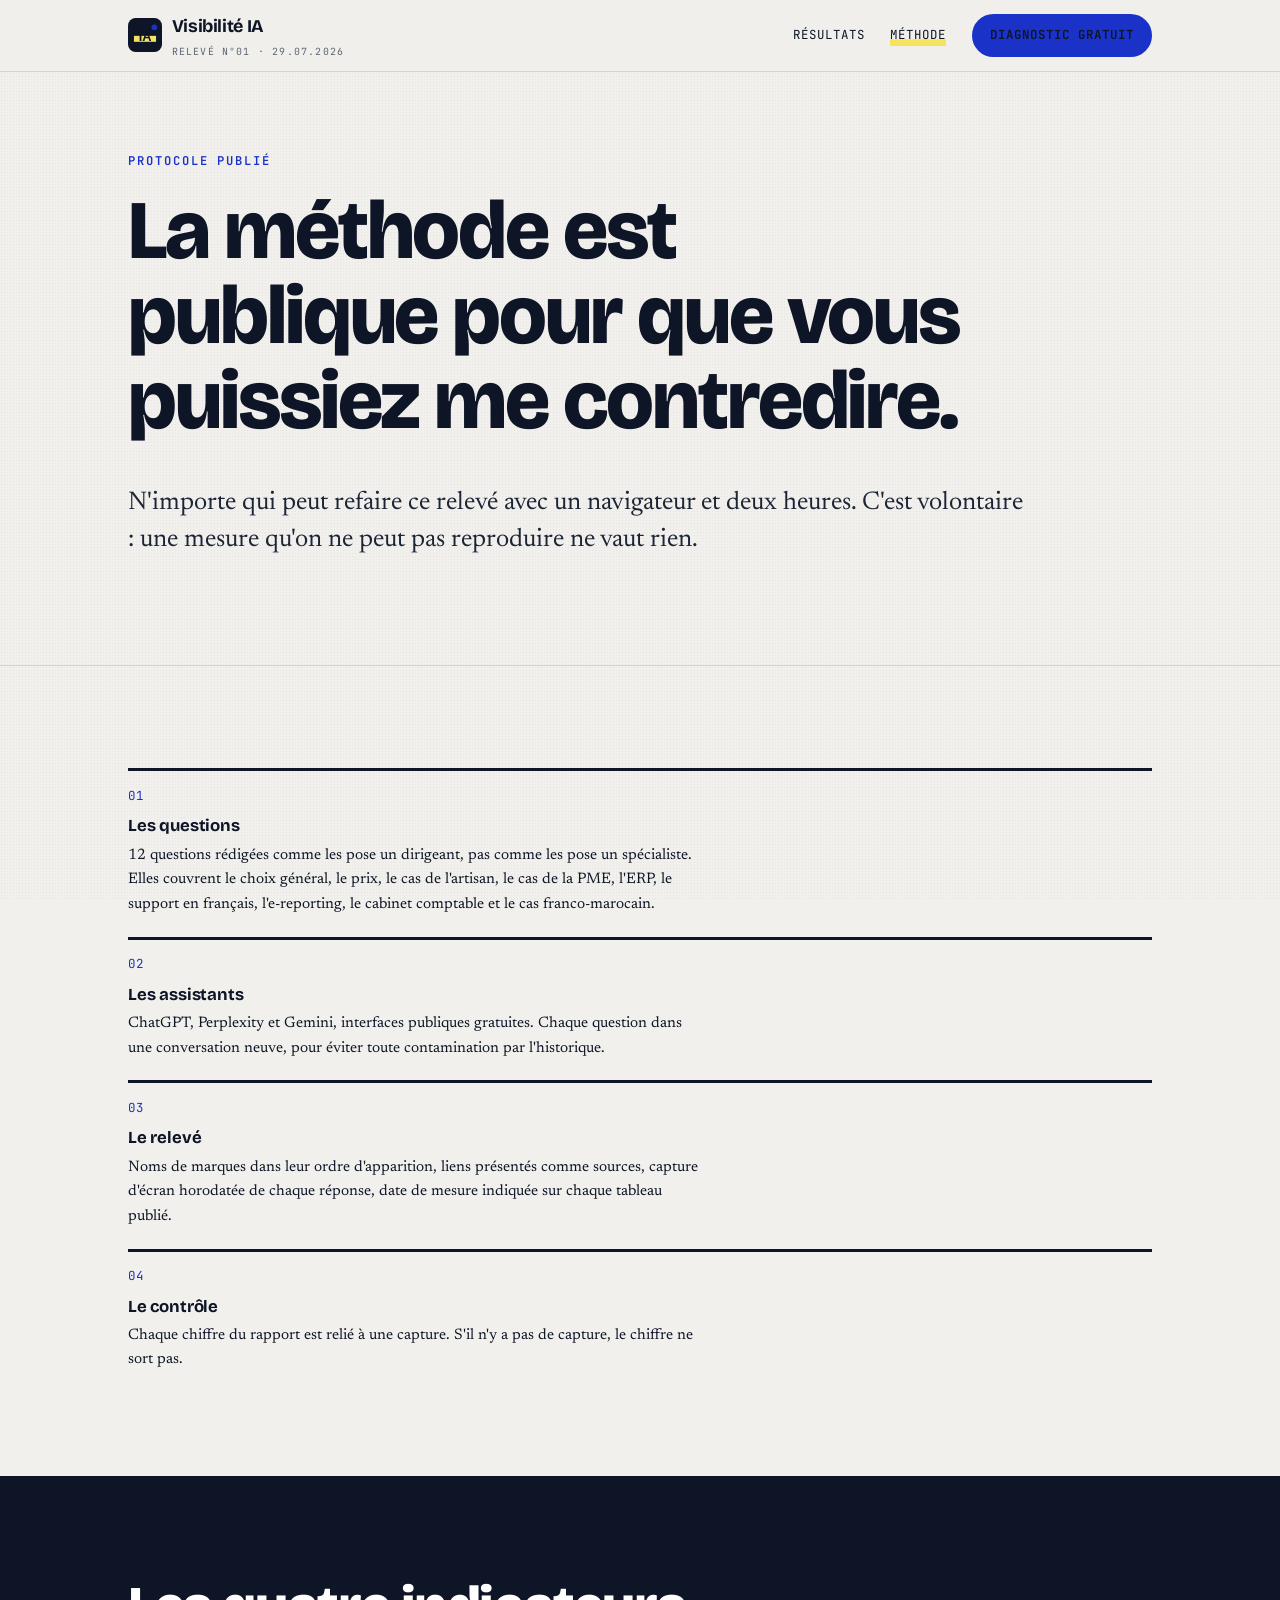
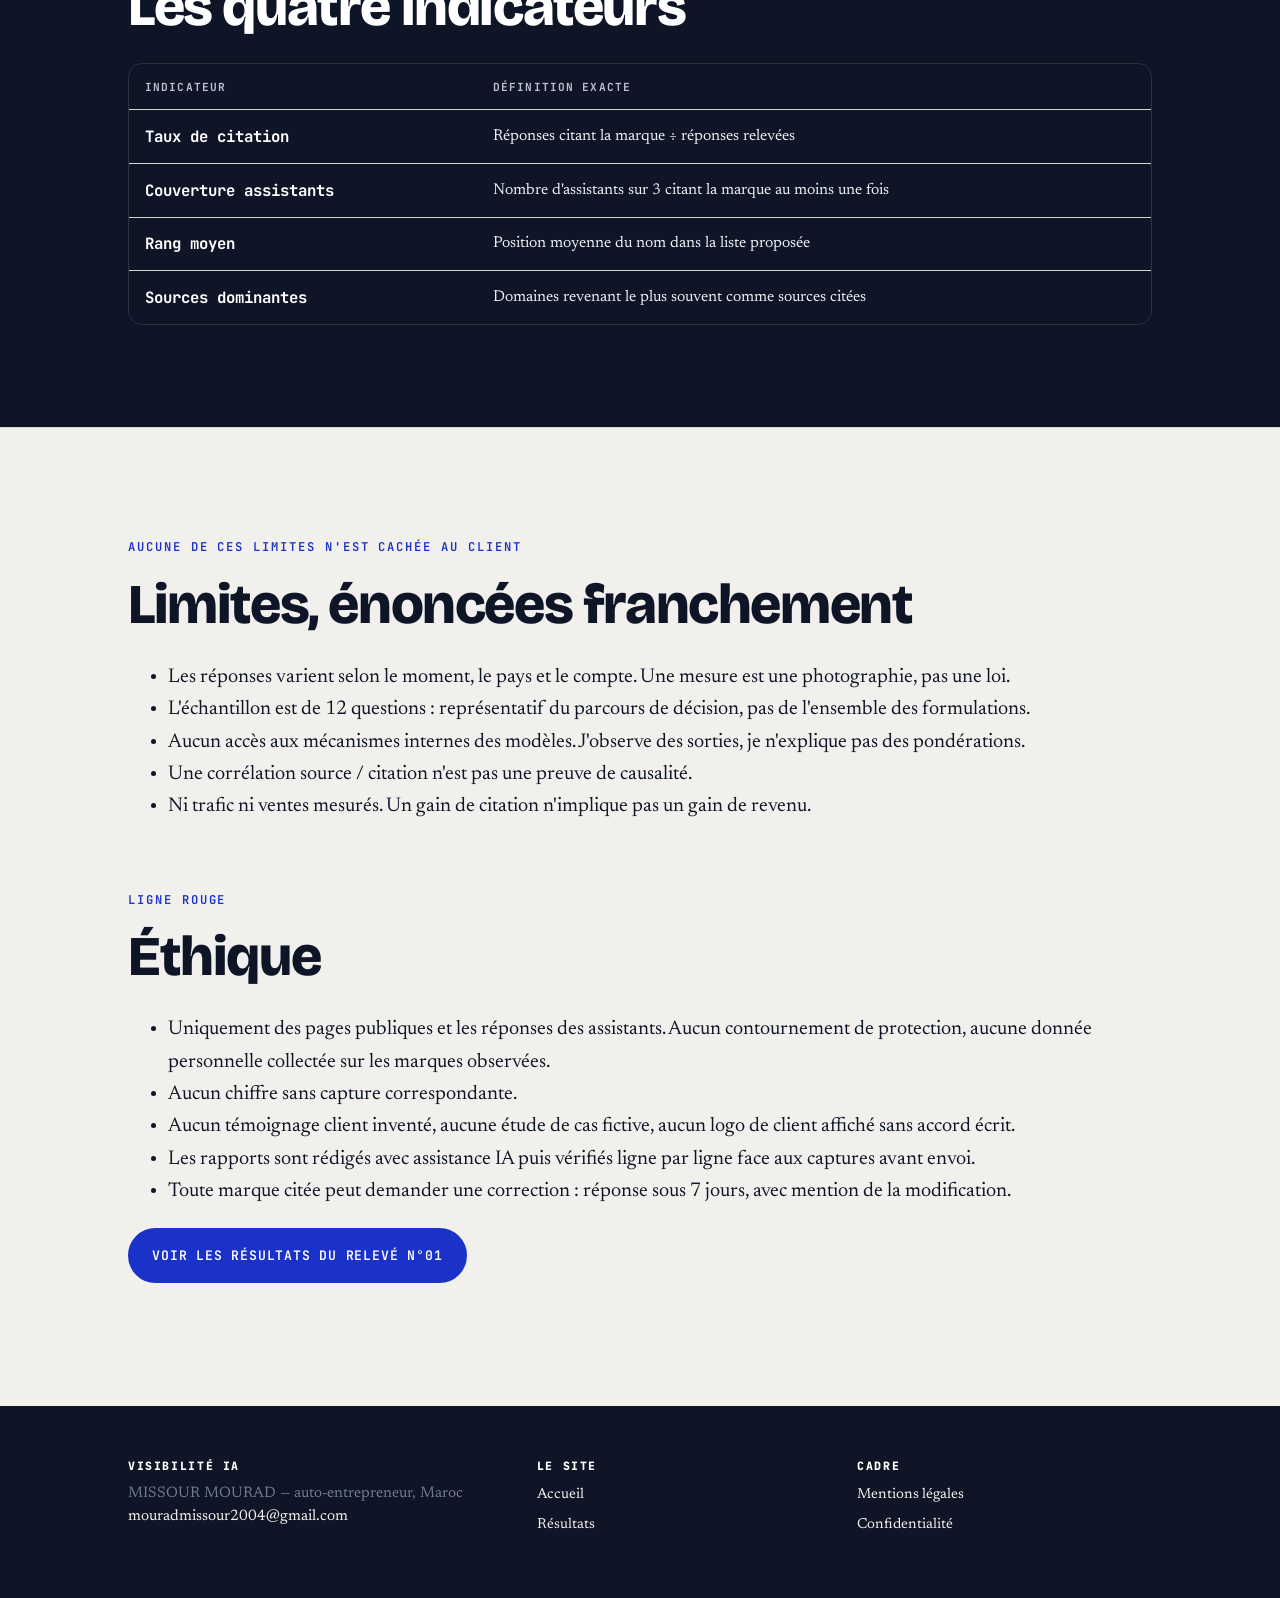
<file: methodologie.html>
<!DOCTYPE html>
<html lang="fr" class="no-js">
<head>
<meta charset="utf-8">
<meta name="viewport" content="width=device-width, initial-scale=1">
<title>Méthodologie de la mesure — Visibilité IA</title>
<meta name="description" content="Comment je mesure la présence d'une marque dans les réponses des assistants IA : questions, assistants, relevé, indicateurs, limites énoncées franchement, éthique.">
<link rel="canonical" href="https://visibilite-ia.fatnabatane.workers.dev/methodologie.html">
<meta name="author" content="MISSOUR MOURAD">
<meta name="theme-color" content="#0E1526">
<meta property="og:type" content="article">
<meta property="og:locale" content="fr_FR">
<meta property="og:title" content="Méthodologie — mesure de visibilité dans les assistants IA">
<meta property="og:url" content="https://visibilite-ia.fatnabatane.workers.dev/methodologie.html">
<link rel="icon" href="favicon.svg" type="image/svg+xml">
<link rel="preconnect" href="https://fonts.googleapis.com">
<link rel="preconnect" href="https://fonts.gstatic.com" crossorigin>
<link href="https://fonts.googleapis.com/css2?family=Bricolage+Grotesque:opsz,wght@12..96,700;12..96,800&family=Newsreader:ital,opsz,wght@0,6..72,400;0,6..72,600;1,6..72,400&family=JetBrains+Mono:wght@400;600;700&display=swap" rel="stylesheet">
<link rel="stylesheet" href="style.css">
<script type="application/ld+json">
{
  "@context": "https://schema.org",
  "@type": "Article",
  "headline": "Méthodologie de mesure de visibilité dans les assistants IA",
  "datePublished": "2026-07-29",
  "dateModified": "2026-07-29",
  "inLanguage": "fr",
  "author": { "@type": "Person", "name": "MISSOUR MOURAD", "email": "mouradmissour2004@gmail.com" },
  "mainEntityOfPage": "https://visibilite-ia.fatnabatane.workers.dev/methodologie.html"
}
</script>
<noscript><style>[data-reveal]{opacity:1!important;transform:none!important}</style></noscript>
</head>
<body>
<a class="skip" href="#contenu">Aller au contenu</a>

<header class="head">
  <div class="wrap head__in">
    <a class="brand" href="index.html" aria-label="Visibilité IA — accueil">
      <svg viewBox="0 0 40 40" aria-hidden="true" focusable="false">
        <rect width="40" height="40" rx="9" fill="#0E1526"></rect>
        <rect x="7" y="21" width="26" height="7" fill="#F5E45C"></rect>
        <text x="20" y="27" text-anchor="middle" font-family="Arial Black, Impact, sans-serif" font-size="15" font-weight="900" fill="#0E1526">IA</text>
        <circle cx="31" cy="11" r="3.4" fill="#1B32C8"></circle>
      </svg>
      <span><b>Visibilité IA</b><small>Relevé n°01 · 29.07.2026</small></span>
    </a>
    <nav aria-label="Navigation principale">
      <a href="resultats.html">Résultats</a>
      <a href="methodologie.html" aria-current="page">Méthode</a>
      <a class="btn btn--sm" href="index.html#demander">Diagnostic gratuit</a>
    </nav>
  </div>
</header>

<main id="contenu">

  <section class="band hero">
    <div class="wrap">
      <p class="eyebrow" data-reveal data-hero>Protocole publié</p>
      <h1 data-reveal data-hero>La méthode est publique pour que vous puissiez me contredire.</h1>
      <p class="lead" data-reveal data-hero>N'importe qui peut refaire ce relevé avec un navigateur et deux heures. C'est volontaire : une mesure qu'on ne peut pas reproduire ne vaut rien.</p>
    </div>
  </section>

  <section class="band band--line" aria-labelledby="m1">
    <div class="wrap">
      <ol class="steps" style="grid-template-columns:1fr">
        <li data-reveal style="--d:0">
          <strong id="m1">Les questions</strong>
          <p>12 questions rédigées comme les pose un dirigeant, pas comme les pose un spécialiste. Elles couvrent le choix général, le prix, le cas de l'artisan, le cas de la PME, l'ERP, le support en français, l'e-reporting, le cabinet comptable et le cas franco-marocain.</p>
        </li>
        <li data-reveal style="--d:1">
          <strong>Les assistants</strong>
          <p>ChatGPT, Perplexity et Gemini, interfaces publiques gratuites. Chaque question dans une conversation neuve, pour éviter toute contamination par l'historique.</p>
        </li>
        <li data-reveal style="--d:2">
          <strong>Le relevé</strong>
          <p>Noms de marques dans leur ordre d'apparition, liens présentés comme sources, capture d'écran horodatée de chaque réponse, date de mesure indiquée sur chaque tableau publié.</p>
        </li>
        <li data-reveal style="--d:3">
          <strong>Le contrôle</strong>
          <p>Chaque chiffre du rapport est relié à une capture. S'il n'y a pas de capture, le chiffre ne sort pas.</p>
        </li>
      </ol>
    </div>
  </section>

  <section class="band band--ink" aria-labelledby="indic">
    <div class="wrap">
      <h2 id="indic" data-reveal>Les quatre indicateurs</h2>
      <div class="t-wrap" data-reveal style="background:transparent;border-color:#2C313C">
        <table>
          <thead><tr><th scope="col" style="color:#B9C0CE">Indicateur</th><th scope="col" style="color:#B9C0CE">Définition exacte</th></tr></thead>
          <tbody style="color:#EDEFF3">
            <tr><th scope="row" style="color:#fff">Taux de citation</th><td>Réponses citant la marque ÷ réponses relevées</td></tr>
            <tr><th scope="row" style="color:#fff">Couverture assistants</th><td>Nombre d'assistants sur 3 citant la marque au moins une fois</td></tr>
            <tr><th scope="row" style="color:#fff">Rang moyen</th><td>Position moyenne du nom dans la liste proposée</td></tr>
            <tr><th scope="row" style="color:#fff">Sources dominantes</th><td>Domaines revenant le plus souvent comme sources citées</td></tr>
          </tbody>
        </table>
      </div>
    </div>
  </section>

  <section class="band band--line" aria-labelledby="lim">
    <div class="wrap">
      <p class="eyebrow" data-reveal>Aucune de ces limites n'est cachée au client</p>
      <h2 id="lim" data-reveal>Limites, énoncées franchement</h2>
      <ul data-reveal>
        <li>Les réponses varient selon le moment, le pays et le compte. Une mesure est une photographie, pas une loi.</li>
        <li>L'échantillon est de 12 questions : représentatif du parcours de décision, pas de l'ensemble des formulations.</li>
        <li>Aucun accès aux mécanismes internes des modèles. J'observe des sorties, je n'explique pas des pondérations.</li>
        <li>Une corrélation source / citation n'est pas une preuve de causalité.</li>
        <li>Ni trafic ni ventes mesurés. Un gain de citation n'implique pas un gain de revenu.</li>
      </ul>

      <p class="eyebrow" style="margin-top:3rem" data-reveal>Ligne rouge</p>
      <h2 data-reveal>Éthique</h2>
      <ul data-reveal>
        <li>Uniquement des pages publiques et les réponses des assistants. Aucun contournement de protection, aucune donnée personnelle collectée sur les marques observées.</li>
        <li>Aucun chiffre sans capture correspondante.</li>
        <li>Aucun témoignage client inventé, aucune étude de cas fictive, aucun logo de client affiché sans accord écrit.</li>
        <li>Les rapports sont rédigés avec assistance IA puis vérifiés ligne par ligne face aux captures avant envoi.</li>
        <li>Toute marque citée peut demander une correction : réponse sous 7 jours, avec mention de la modification.</li>
      </ul>
      <p data-reveal><a class="btn" href="resultats.html">Voir les résultats du relevé n°01</a></p>
    </div>
  </section>

</main>

<footer class="foot">
  <div class="wrap foot__grid">
    <div>
      <h3>Visibilité IA</h3>
      <p class="micro">MISSOUR MOURAD — auto-entrepreneur, Maroc<br><a href="mailto:mouradmissour2004@gmail.com">mouradmissour2004@gmail.com</a></p>
    </div>
    <div>
      <h3>Le site</h3>
      <ul>
        <li><a href="index.html">Accueil</a></li>
        <li><a href="resultats.html">Résultats</a></li>
      </ul>
    </div>
    <div>
      <h3>Cadre</h3>
      <ul>
        <li><a href="mentions-legales.html">Mentions légales</a></li>
        <li><a href="confidentialite.html">Confidentialité</a></li>
      </ul>
    </div>
  </div>
</footer>

<script src="app.js" defer></script>
</body>
</html>
</file>
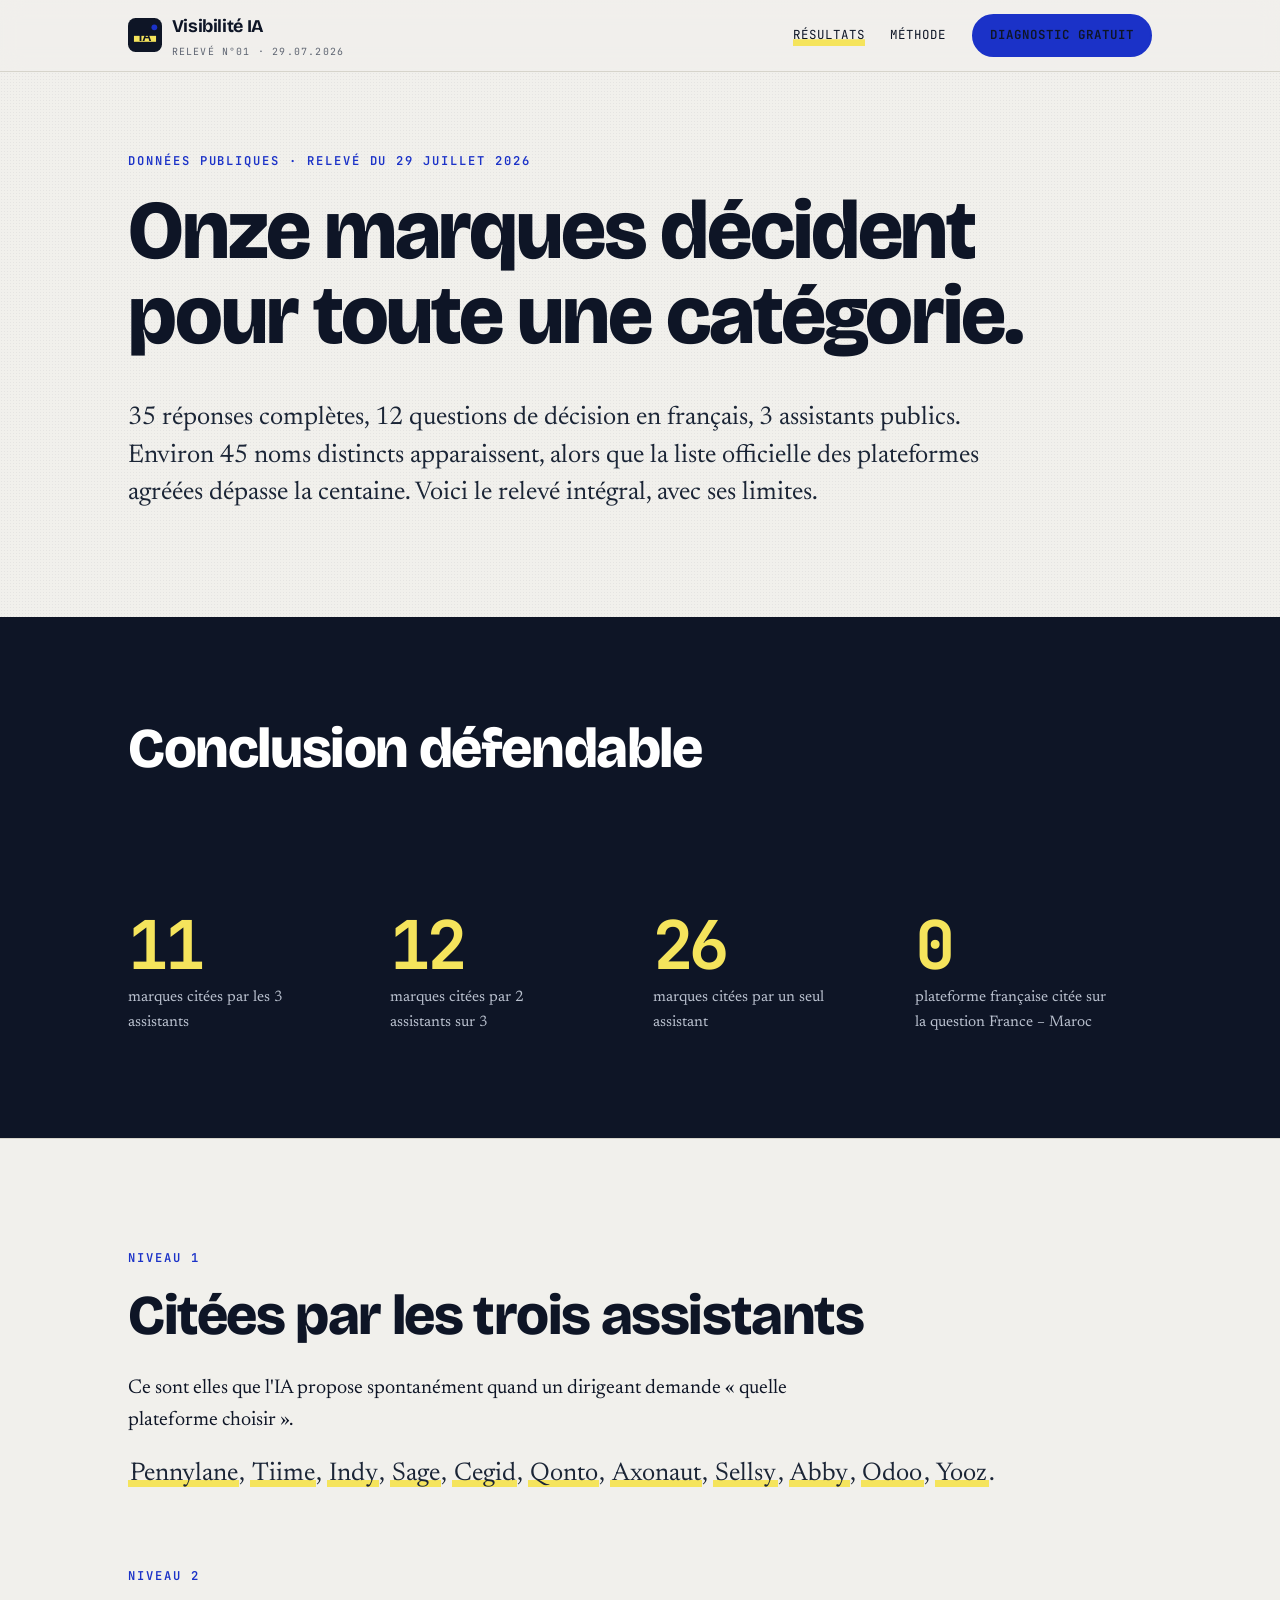
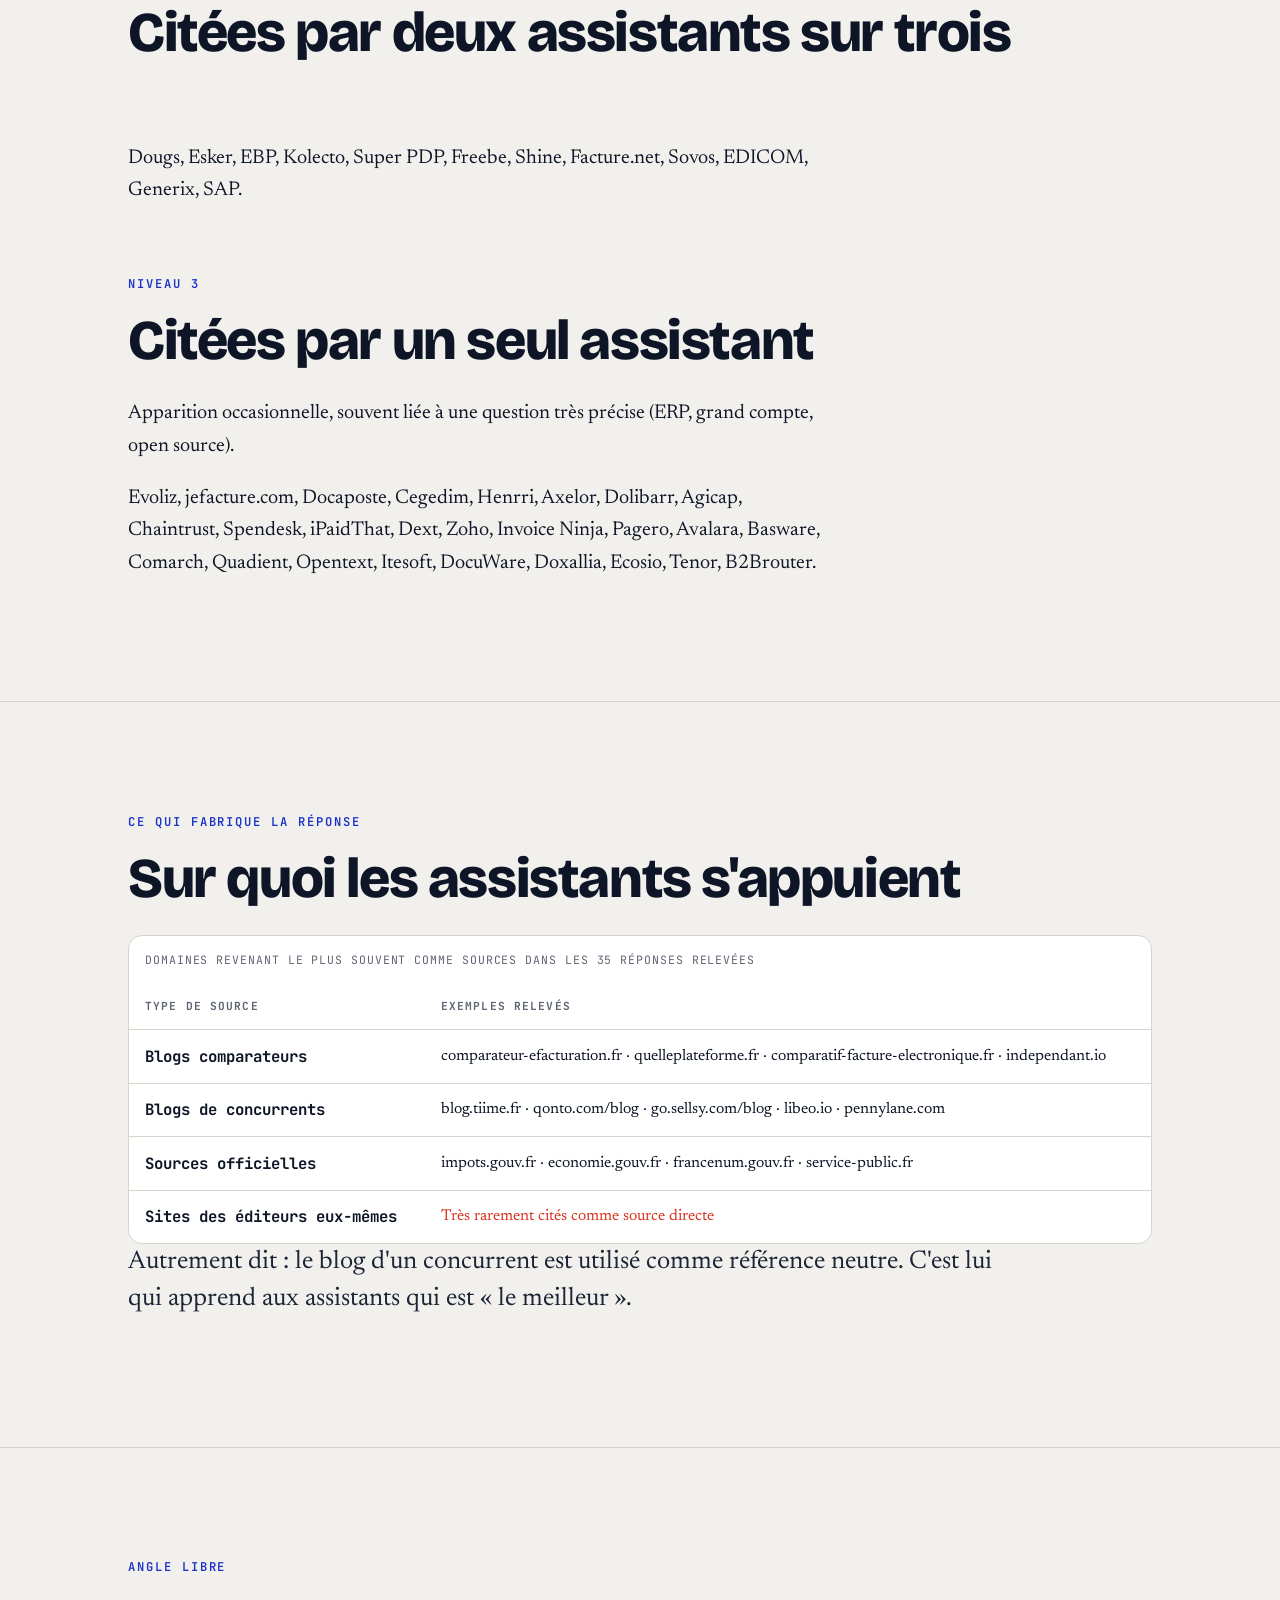
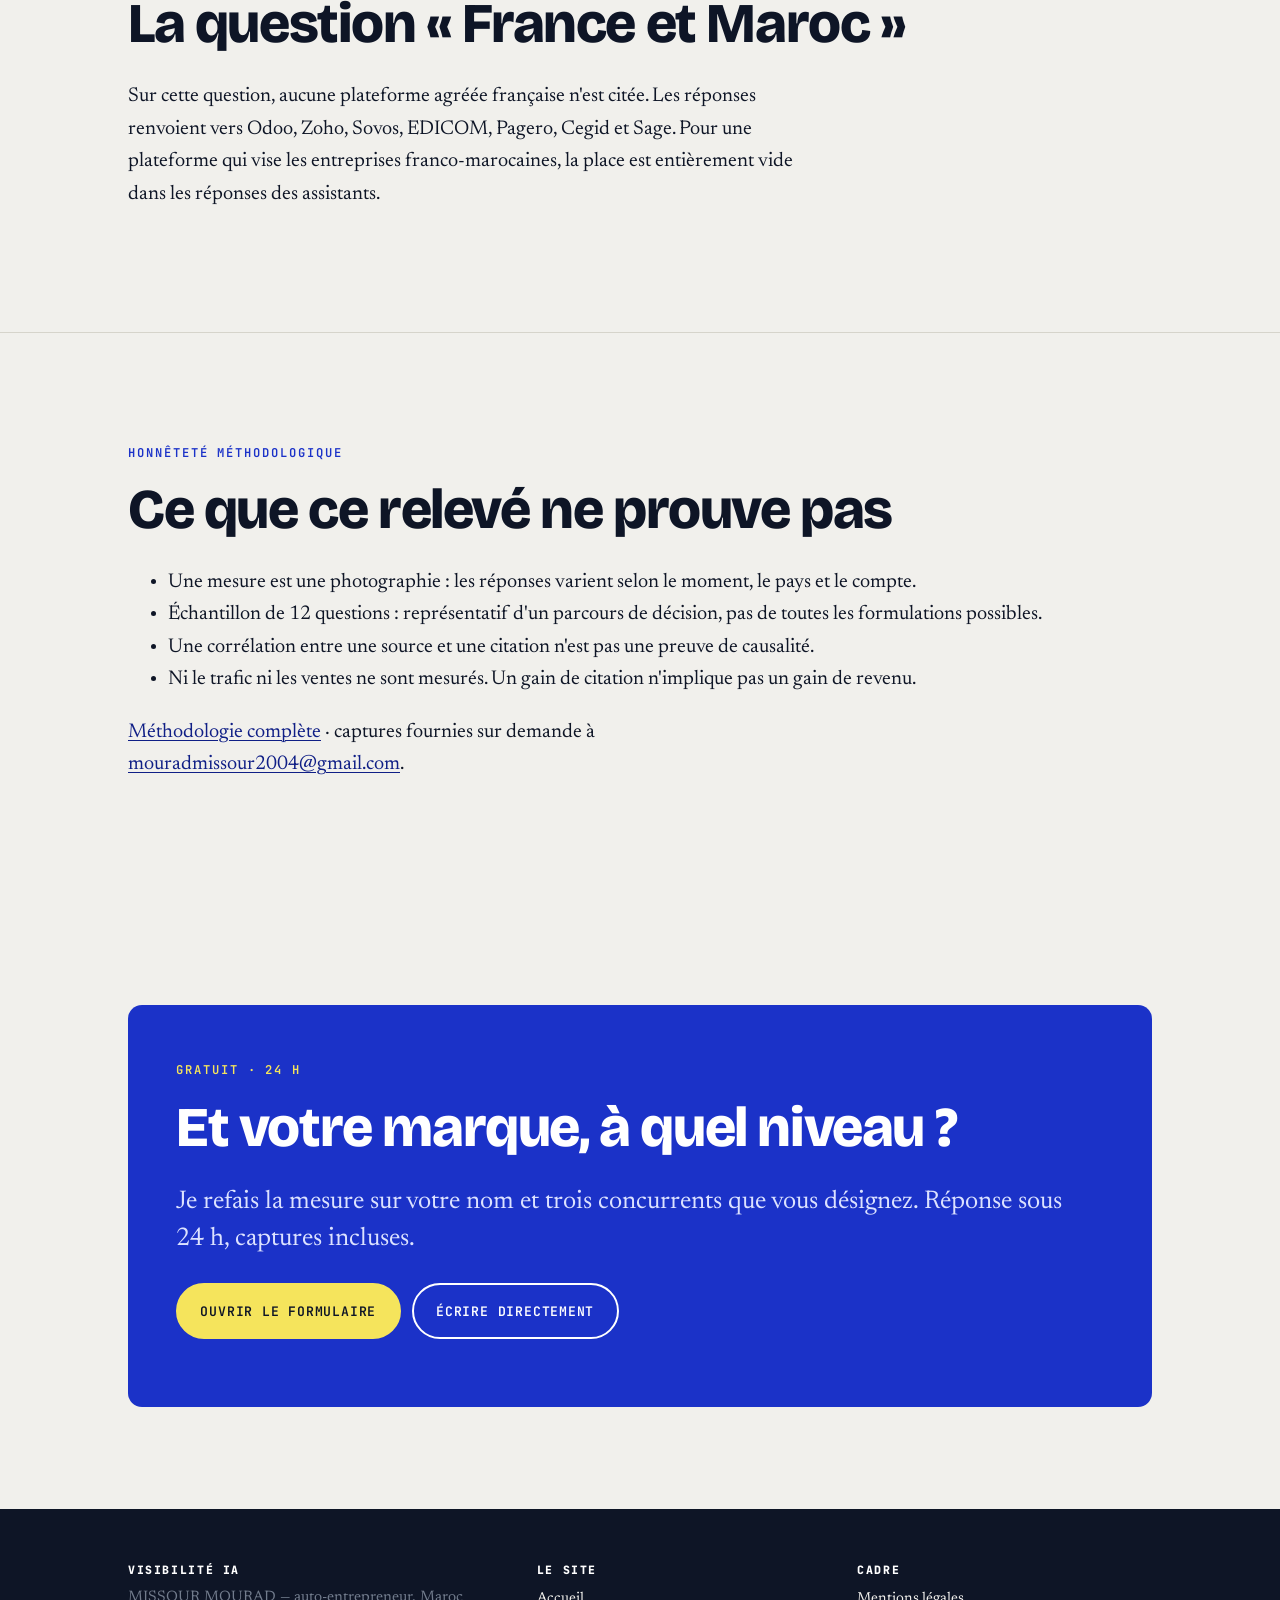
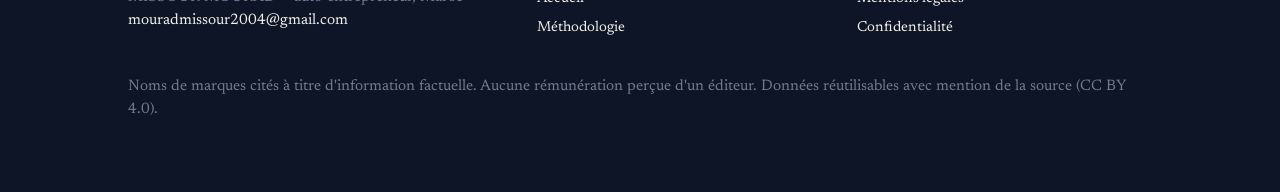
<file: resultats.html>
<!DOCTYPE html>
<html lang="fr" class="no-js">
<head>
<meta charset="utf-8">
<meta name="viewport" content="width=device-width, initial-scale=1">
<title>Quelles plateformes agréées les IA citent-elles ? — Relevé du 29 juillet 2026</title>
<meta name="description" content="Résultats bruts : 35 réponses de ChatGPT, Perplexity et Gemini à 12 questions de décision sur le choix d'une plateforme agréée de facturation électronique. Trois niveaux de citation et sources dominantes.">
<link rel="canonical" href="https://visibilite-ia.fatnabatane.workers.dev/resultats.html">
<meta name="author" content="MISSOUR MOURAD">
<meta name="theme-color" content="#0E1526">
<meta property="og:type" content="article">
<meta property="og:locale" content="fr_FR">
<meta property="og:title" content="11 marques concentrent la recommandation des IA — relevé du 29 juillet 2026">
<meta property="og:description" content="35 réponses relevées, environ 45 noms cités, une liste officielle qui dépasse la centaine. Les données complètes.">
<meta property="og:url" content="https://visibilite-ia.fatnabatane.workers.dev/resultats.html">
<meta property="og:image" content="https://visibilite-ia.fatnabatane.workers.dev/og.png">
<meta name="twitter:card" content="summary_large_image">
<link rel="icon" href="favicon.svg" type="image/svg+xml">
<link rel="preconnect" href="https://fonts.googleapis.com">
<link rel="preconnect" href="https://fonts.gstatic.com" crossorigin>
<link href="https://fonts.googleapis.com/css2?family=Bricolage+Grotesque:opsz,wght@12..96,700;12..96,800&family=Newsreader:ital,opsz,wght@0,6..72,400;0,6..72,600;1,6..72,400&family=JetBrains+Mono:wght@400;600;700&display=swap" rel="stylesheet">
<link rel="stylesheet" href="style.css">
<script type="application/ld+json">
{
  "@context": "https://schema.org",
  "@type": "Dataset",
  "name": "Citations des plateformes agréées de facturation électronique par les assistants IA — juillet 2026",
  "description": "Relevé de 35 réponses complètes de ChatGPT, Perplexity et Gemini à 12 questions de décision en français sur le choix d'une plateforme agréée.",
  "url": "https://visibilite-ia.fatnabatane.workers.dev/resultats.html",
  "temporalCoverage": "2026-07-29",
  "datePublished": "2026-07-29",
  "inLanguage": "fr",
  "license": "https://creativecommons.org/licenses/by/4.0/",
  "variableMeasured": ["Taux de citation", "Couverture assistants", "Sources dominantes"],
  "creator": { "@type": "Person", "name": "MISSOUR MOURAD", "email": "mouradmissour2004@gmail.com" }
}
</script>
<noscript><style>[data-reveal]{opacity:1!important;transform:none!important}.mark{background-size:100% .48em!important}</style></noscript>
</head>
<body>
<a class="skip" href="#contenu">Aller au contenu</a>

<header class="head">
  <div class="wrap head__in">
    <a class="brand" href="index.html" aria-label="Visibilité IA — accueil">
      <svg viewBox="0 0 40 40" aria-hidden="true" focusable="false">
        <rect width="40" height="40" rx="9" fill="#0E1526"></rect>
        <rect x="7" y="21" width="26" height="7" fill="#F5E45C"></rect>
        <text x="20" y="27" text-anchor="middle" font-family="Arial Black, Impact, sans-serif" font-size="15" font-weight="900" fill="#0E1526">IA</text>
        <circle cx="31" cy="11" r="3.4" fill="#1B32C8"></circle>
      </svg>
      <span><b>Visibilité IA</b><small>Relevé n°01 · 29.07.2026</small></span>
    </a>
    <nav aria-label="Navigation principale">
      <a href="resultats.html" aria-current="page">Résultats</a>
      <a href="methodologie.html">Méthode</a>
      <a class="btn btn--sm" href="index.html#demander">Diagnostic gratuit</a>
    </nav>
  </div>
</header>

<main id="contenu">

  <section class="band hero">
    <div class="wrap">
      <p class="eyebrow" data-reveal data-hero>Données publiques · relevé du 29 juillet 2026</p>
      <h1 data-reveal data-hero>Onze marques décident pour toute une catégorie.</h1>
      <p class="lead" data-reveal data-hero>35 réponses complètes, 12 questions de décision en français, 3 assistants publics. Environ 45 noms distincts apparaissent, alors que la liste officielle des plateformes agréées dépasse la centaine. Voici le relevé intégral, avec ses limites.</p>
    </div>
  </section>

  <section class="band band--ink" aria-labelledby="synthese">
    <div class="wrap">
      <h2 id="synthese" data-reveal>Conclusion défendable</h2>
      <p class="lead" data-reveal>Plus de la moitié des plateformes agréées n'apparaissent <strong>jamais</strong> dans les réponses de décision relevées. Non pas mal classées : absentes.</p>
      <div class="metrics" style="margin-top:2rem">
        <div class="metric" data-reveal style="--d:0"><b>11</b><span>marques citées par les 3 assistants</span></div>
        <div class="metric" data-reveal style="--d:1"><b>12</b><span>marques citées par 2 assistants sur 3</span></div>
        <div class="metric" data-reveal style="--d:2"><b>26</b><span>marques citées par un seul assistant</span></div>
        <div class="metric" data-reveal style="--d:3"><b>0</b><span>plateforme française citée sur la question France – Maroc</span></div>
      </div>
    </div>
  </section>

  <section class="band band--line" aria-labelledby="n1">
    <div class="wrap">
      <p class="eyebrow" data-reveal>Niveau 1</p>
      <h2 id="n1" data-reveal>Citées par les trois assistants</h2>
      <p data-reveal>Ce sont elles que l'IA propose spontanément quand un dirigeant demande « quelle plateforme choisir ».</p>
      <p class="lead" data-lit data-reveal>
        <span class="mark" style="--i:0">Pennylane</span>, <span class="mark" style="--i:1">Tiime</span>, <span class="mark" style="--i:2">Indy</span>, <span class="mark" style="--i:3">Sage</span>, <span class="mark" style="--i:4">Cegid</span>, <span class="mark" style="--i:5">Qonto</span>, <span class="mark" style="--i:6">Axonaut</span>, <span class="mark" style="--i:7">Sellsy</span>, <span class="mark" style="--i:8">Abby</span>, <span class="mark" style="--i:9">Odoo</span>, <span class="mark" style="--i:10">Yooz</span>.
      </p>

      <p class="eyebrow" style="margin-top:3rem" data-reveal>Niveau 2</p>
      <h2 data-reveal>Citées par deux assistants sur trois</h2>
      <p data-reveal>Présence fragile : une reformulation de la question peut les faire disparaître.</p>
      <p data-reveal>Dougs, Esker, EBP, Kolecto, Super PDP, Freebe, Shine, Facture.net, Sovos, EDICOM, Generix, SAP.</p>

      <p class="eyebrow" style="margin-top:3rem" data-reveal>Niveau 3</p>
      <h2 data-reveal>Citées par un seul assistant</h2>
      <p data-reveal>Apparition occasionnelle, souvent liée à une question très précise (ERP, grand compte, open source).</p>
      <p data-reveal>Evoliz, jefacture.com, Docaposte, Cegedim, Henrri, Axelor, Dolibarr, Agicap, Chaintrust, Spendesk, iPaidThat, Dext, Zoho, Invoice Ninja, Pagero, Avalara, Basware, Comarch, Quadient, Opentext, Itesoft, DocuWare, Doxallia, Ecosio, Tenor, B2Brouter.</p>
    </div>
  </section>

  <section class="band band--line" aria-labelledby="sources">
    <div class="wrap">
      <p class="eyebrow" data-reveal>Ce qui fabrique la réponse</p>
      <h2 id="sources" data-reveal>Sur quoi les assistants s'appuient</h2>
      <div class="t-wrap" data-reveal>
        <table>
          <caption>Domaines revenant le plus souvent comme sources dans les 35 réponses relevées</caption>
          <thead><tr><th scope="col">Type de source</th><th scope="col">Exemples relevés</th></tr></thead>
          <tbody>
            <tr><th scope="row">Blogs comparateurs</th><td>comparateur-efacturation.fr · quelleplateforme.fr · comparatif-facture-electronique.fr · independant.io</td></tr>
            <tr><th scope="row">Blogs de concurrents</th><td>blog.tiime.fr · qonto.com/blog · go.sellsy.com/blog · libeo.io · pennylane.com</td></tr>
            <tr><th scope="row">Sources officielles</th><td>impots.gouv.fr · economie.gouv.fr · francenum.gouv.fr · service-public.fr</td></tr>
            <tr><th scope="row">Sites des éditeurs eux-mêmes</th><td class="no">Très rarement cités comme source directe</td></tr>
          </tbody>
        </table>
      </div>
      <p class="lead" data-reveal>Autrement dit : le blog d'un concurrent est utilisé comme référence neutre. C'est lui qui apprend aux assistants qui est « le meilleur ».</p>
    </div>
  </section>

  <section class="band band--line" aria-labelledby="maroc">
    <div class="wrap">
      <p class="eyebrow" data-reveal>Angle libre</p>
      <h2 id="maroc" data-reveal>La question « France et Maroc »</h2>
      <p data-reveal>Sur cette question, aucune plateforme agréée française n'est citée. Les réponses renvoient vers Odoo, Zoho, Sovos, EDICOM, Pagero, Cegid et Sage. Pour une plateforme qui vise les entreprises franco-marocaines, la place est entièrement vide dans les réponses des assistants.</p>
    </div>
  </section>

  <section class="band band--line" aria-labelledby="limites">
    <div class="wrap">
      <p class="eyebrow" data-reveal>Honnêteté méthodologique</p>
      <h2 id="limites" data-reveal>Ce que ce relevé ne prouve pas</h2>
      <ul data-reveal>
        <li>Une mesure est une photographie : les réponses varient selon le moment, le pays et le compte.</li>
        <li>Échantillon de 12 questions : représentatif d'un parcours de décision, pas de toutes les formulations possibles.</li>
        <li>Une corrélation entre une source et une citation n'est pas une preuve de causalité.</li>
        <li>Ni le trafic ni les ventes ne sont mesurés. Un gain de citation n'implique pas un gain de revenu.</li>
      </ul>
      <p data-reveal><a href="methodologie.html">Méthodologie complète</a> · captures fournies sur demande à <a href="mailto:mouradmissour2004@gmail.com">mouradmissour2004@gmail.com</a>.</p>
    </div>
  </section>

  <section class="band" aria-labelledby="cta-r">
    <div class="wrap">
      <div class="cta" data-reveal>
        <p class="eyebrow" style="color:#F5E45C">Gratuit · 24 h</p>
        <h2 id="cta-r">Et votre marque, à quel niveau ?</h2>
        <p class="lead" style="color:#DCE2FF">Je refais la mesure sur votre nom et trois concurrents que vous désignez. Réponse sous 24 h, captures incluses.</p>
        <p style="display:flex;flex-wrap:wrap;gap:.7rem;margin-top:1.4rem">
          <a class="btn btn--mark" href="https://docs.google.com/forms/d/e/1FAIpQLSfjNBoI8j6qXio9MJEDIEsagZwUIBTjnRBpb_yvAN2SNStqfQ/viewform" target="_blank" rel="noopener">Ouvrir le formulaire</a>
          <a class="btn btn--ghost" style="color:#fff;border-color:#fff" href="mailto:mouradmissour2004@gmail.com?subject=Diagnostic%20de%20visibilit%C3%A9%20IA">Écrire directement</a>
        </p>
      </div>
    </div>
  </section>

</main>

<footer class="foot">
  <div class="wrap foot__grid">
    <div>
      <h3>Visibilité IA</h3>
      <p class="micro">MISSOUR MOURAD — auto-entrepreneur, Maroc<br><a href="mailto:mouradmissour2004@gmail.com">mouradmissour2004@gmail.com</a></p>
    </div>
    <div>
      <h3>Le site</h3>
      <ul>
        <li><a href="index.html">Accueil</a></li>
        <li><a href="methodologie.html">Méthodologie</a></li>
      </ul>
    </div>
    <div>
      <h3>Cadre</h3>
      <ul>
        <li><a href="mentions-legales.html">Mentions légales</a></li>
        <li><a href="confidentialite.html">Confidentialité</a></li>
      </ul>
    </div>
  </div>
  <div class="wrap" style="margin-top:1.8rem">
    <p class="micro">Noms de marques cités à titre d'information factuelle. Aucune rémunération perçue d'un éditeur. Données réutilisables avec mention de la source (CC BY 4.0).</p>
  </div>
</footer>

<script src="app.js" defer></script>
</body>
</html>
</file>
<file: style.css>
/* =========================================================
   Visibilité IA — v3 « Surligneur »
   MISSOUR MOURAD — 29 juillet 2026
   Aucune dépendance hors polices Google Fonts.
   ========================================================= */

:root{
  --ink:#0E1526;
  --ink-soft:#1B2536;
  --paper:#F1F0EC;
  --card:#FFFFFF;
  --blue:#1B32C8;
  --blue-deep:#101F86;
  --marker:#F5E45C;
  --rouge:#D8341F;
  --grey:#5F6572;
  --line:#D6D4CB;

  --display:"Bricolage Grotesque","Arial Black",Impact,sans-serif;
  --body:"Newsreader",Georgia,"Times New Roman",serif;
  --mono:"JetBrains Mono",ui-monospace,"SFMono-Regular",Menlo,monospace;

  --s-1:clamp(.84rem,.8rem + .2vw,.95rem);
  --s0:clamp(1.12rem,1.05rem + .3vw,1.25rem);
  --s1:clamp(1.32rem,1.2rem + .6vw,1.6rem);
  --s2:clamp(1.65rem,1.4rem + 1.5vw,2.4rem);
  --s3:clamp(2.1rem,1.6rem + 3vw,3.5rem);
  --s4:clamp(2.7rem,1.8rem + 6vw,5.2rem);

  --gut:clamp(1.15rem,4vw,3rem);
  --maxw:1120px;
  --measure:64ch;
  --radius:14px;
}

*,*::before,*::after{box-sizing:border-box}
html{-webkit-text-size-adjust:100%;scroll-behavior:smooth}

body{
  margin:0;
  background:var(--paper);
  color:var(--ink);
  font-family:var(--body);
  font-size:20px;
  line-height:1.62;
  font-optical-sizing:auto;
  -webkit-font-smoothing:antialiased;
}

/* --- grain de papier photocopié, en CSS pur --- */
body::before{
  content:"";position:fixed;inset:0;pointer-events:none;z-index:0;opacity:.05;
  background-image:radial-gradient(var(--ink) .5px,transparent .5px);
  background-size:3px 3px;
}

h1,h2,h3,.display{
  font-family:var(--display);
  font-weight:800;
  line-height:1.02;
  letter-spacing:-.025em;
  margin:0 0 .5em;
  text-wrap:balance;
}
h1{font-size:var(--s4)}
h2{font-size:var(--s3)}
h3{font-size:var(--s1);letter-spacing:-.01em}
p{margin:0 0 1em;max-width:var(--measure)}
.lead{font-size:var(--s1);line-height:1.45;color:var(--ink-soft)}
.micro{font-size:var(--s-1);color:var(--grey);line-height:1.5}

.mono,.eyebrow,.metric b,.tag,.btn,nav a,th,caption,.step-n{font-family:var(--mono)}
.eyebrow{
  display:inline-block;font-size:.76rem;font-weight:600;letter-spacing:.16em;
  text-transform:uppercase;color:var(--blue);margin:0 0 1.1rem;
}

a{color:var(--blue-deep);text-decoration-thickness:1px;text-underline-offset:3px}
a:hover{color:var(--rouge)}
:focus-visible{outline:3px solid var(--blue);outline-offset:3px;border-radius:3px}

.skip{position:absolute;left:-9999px;background:var(--blue);color:#fff;padding:.8rem 1.2rem;z-index:99;font-family:var(--mono)}
.skip:focus{left:.6rem;top:.6rem}

/* ---------------- structure ---------------- */
.wrap{width:100%;max-width:var(--maxw);margin-inline:auto;padding-inline:var(--gut)}
.band{padding:clamp(3rem,8vw,6.5rem) 0;position:relative;z-index:1}
.band--ink{background:var(--ink);color:var(--paper)}
.band--ink h2,.band--ink h3{color:#fff}
.band--ink .micro,.band--ink .lead{color:#B9C0CE}
.band--ink a{color:var(--marker)}
.band--line{border-top:1px solid var(--line)}

/* ---------------- en-tête ---------------- */
.head{
  position:sticky;top:0;z-index:20;
  background:color-mix(in srgb,var(--paper) 88%,transparent);
  backdrop-filter:blur(10px);
  border-bottom:1px solid var(--line);
}
.head__in{display:flex;align-items:center;justify-content:space-between;gap:1rem;
  padding-block:.7rem;flex-wrap:wrap}
.brand{display:flex;align-items:center;gap:.6rem;text-decoration:none;color:var(--ink)}
.brand svg{width:34px;height:34px;flex:none}
.brand b{font-family:var(--display);font-size:1.12rem;letter-spacing:-.02em;line-height:1}
.brand small{display:block;font-family:var(--mono);font-size:.62rem;letter-spacing:.12em;
  text-transform:uppercase;color:var(--grey)}
.head nav{display:flex;align-items:center;gap:clamp(.7rem,2vw,1.6rem);flex-wrap:wrap}
.head nav a{font-size:.78rem;letter-spacing:.08em;text-transform:uppercase;
  text-decoration:none;color:var(--ink)}
.head nav a:not(.btn):hover{text-decoration:underline;text-decoration-color:var(--marker);
  text-decoration-thickness:4px}
.head nav a[aria-current="page"]{box-shadow:inset 0 -.55em 0 var(--marker)}

/* ---------------- boutons ---------------- */
.btn{
  display:inline-flex;align-items:center;gap:.55rem;
  background:var(--blue);color:#fff;text-decoration:none;
  font-size:.82rem;font-weight:600;letter-spacing:.06em;text-transform:uppercase;
  padding:.95rem 1.4rem;border-radius:100px;border:2px solid var(--blue);
  transition:transform .18s cubic-bezier(.2,.8,.2,1),background .18s,box-shadow .18s;
}
.btn:hover{background:var(--blue-deep);color:#fff;transform:translateY(-2px);
  box-shadow:0 8px 0 -2px rgba(27,50,200,.25)}
.btn:active{transform:translateY(0)}
.btn--ghost{background:transparent;color:var(--blue-deep);border-color:var(--ink)}
.btn--ghost:hover{background:var(--marker);color:var(--ink);border-color:var(--ink);box-shadow:none}
.btn--sm{padding:.6rem 1rem;font-size:.72rem}
.btn--mark{background:var(--marker);color:var(--ink);border-color:var(--ink)}
.btn--mark:hover{background:#fff;color:var(--ink)}

/* ---------------- hero ---------------- */
.hero{padding-top:clamp(2.2rem,6vw,4.5rem);padding-bottom:clamp(2.5rem,7vw,5rem)}
.hero__grid{display:grid;gap:clamp(2rem,5vw,3.5rem)}
@media(min-width:1000px){.hero__grid{grid-template-columns:1.08fr .92fr;align-items:start}}
.hero h1 em{font-style:normal;color:var(--blue)}
.hero__cta{display:flex;flex-wrap:wrap;gap:.7rem;margin:1.6rem 0 .9rem}

/* le surligneur : élément signature */
.mark{
  background-image:linear-gradient(var(--marker),var(--marker));
  background-repeat:no-repeat;
  background-position:0 .72em;
  background-size:0% .48em;
  transition:background-size .55s cubic-bezier(.22,.75,.2,1);
  transition-delay:calc(var(--i,0) * 180ms);
  padding:0 .06em;
}
.is-lit .mark{background-size:100% .48em}
.strike{position:relative;color:var(--rouge)}
.strike::after{
  content:"";position:absolute;left:-2%;right:-2%;top:52%;height:3px;
  background:var(--rouge);transform:scaleX(0);transform-origin:left;
  transition:transform .5s ease .95s;
}
.is-lit .strike::after{transform:scaleX(1)}

/* fausse réponse d'assistant */
.answer{
  background:var(--card);border:1px solid var(--line);border-radius:var(--radius);
  box-shadow:14px 14px 0 -1px rgba(14,21,38,.07);
  padding:clamp(1.1rem,3vw,1.7rem);
  font-size:1.02rem;line-height:1.55;
}
.answer__bar{display:flex;align-items:center;gap:.5rem;margin-bottom:1rem;
  padding-bottom:.75rem;border-bottom:1px dashed var(--line)}
.answer__dot{width:9px;height:9px;border-radius:50%;background:var(--blue);flex:none}
.answer__bar span{font-family:var(--mono);font-size:.68rem;letter-spacing:.1em;
  text-transform:uppercase;color:var(--grey)}
.answer q{font-family:var(--mono);font-size:.82rem;color:var(--ink);display:block;
  margin-bottom:.9rem;quotes:"«\00a0" "\00a0»"}
.answer ol{margin:0 0 .8rem;padding-left:1.4rem}
.answer li{margin-bottom:.3rem}
.answer__foot{font-family:var(--mono);font-size:.7rem;color:var(--grey);
  border-top:1px dashed var(--line);padding-top:.7rem;margin-top:.6rem}
.answer__you{background:#FDECE8;border-left:3px solid var(--rouge);
  padding:.6rem .8rem;border-radius:0 8px 8px 0;font-size:.95rem;margin:.9rem 0 0}

/* ---------------- chiffres ---------------- */
.metrics{display:grid;gap:1.6rem;grid-template-columns:repeat(2,1fr)}
@media(min-width:820px){.metrics{grid-template-columns:repeat(4,1fr)}}
.metric b{display:block;font-size:clamp(2.6rem,7vw,4.2rem);font-weight:700;
  line-height:1;letter-spacing:-.05em;color:var(--marker)}
.metric span{display:block;font-size:var(--s-1);color:#B9C0CE;margin-top:.5rem;max-width:22ch}

/* ---------------- grille de citation ---------------- */
.matrix{overflow-x:auto;border:1px solid var(--line);border-radius:var(--radius);
  background:var(--card);padding:1rem}
.matrix table{border-collapse:collapse;width:100%;min-width:520px;font-size:.9rem}
.matrix th,.matrix td{padding:.45rem .5rem;text-align:left;border-bottom:1px solid var(--line)}
.matrix th{font-size:.68rem;letter-spacing:.08em;text-transform:uppercase;color:var(--grey);font-weight:600}
.matrix tbody th{font-family:var(--body);font-size:.95rem;text-transform:none;letter-spacing:0;color:var(--ink)}
.dot{display:inline-block;width:15px;height:15px;border-radius:4px;background:var(--line)}
.dot--yes{background:var(--blue)}
.dot--no{background:transparent;border:1.5px dashed var(--rouge)}

/* ---------------- bandeau défilant ---------------- */
.ticker{overflow:hidden;border-block:1px solid var(--line);
  background:var(--card);padding:.85rem 0;white-space:nowrap;position:relative;z-index:1}
.ticker__row{display:inline-flex;gap:2.2rem;animation:slide 34s linear infinite;
  will-change:transform;font-family:var(--mono);font-size:.8rem;color:var(--grey)}
.ticker:hover .ticker__row{animation-play-state:paused}
.ticker__row i{font-style:normal;color:var(--blue)}
@keyframes slide{from{transform:translateX(0)}to{transform:translateX(-50%)}}

/* ---------------- cartes offres ---------------- */
.tiers{display:grid;gap:1.3rem}
@media(min-width:900px){.tiers{grid-template-columns:repeat(3,1fr);align-items:stretch}}
.tier{background:var(--card);border:1px solid var(--line);border-radius:var(--radius);
  padding:1.5rem;display:flex;flex-direction:column;
  transition:transform .2s ease,box-shadow .2s ease}
.tier:hover{transform:translateY(-4px);box-shadow:12px 12px 0 -2px rgba(14,21,38,.08)}
.tier--main{border:2px solid var(--ink);box-shadow:12px 12px 0 -2px var(--marker)}
.tier--main:hover{box-shadow:16px 16px 0 -2px var(--marker)}
.tier .price{font-family:var(--display);font-size:clamp(2.2rem,5vw,3rem);line-height:1;
  letter-spacing:-.04em;margin:.2rem 0 .1rem}
.tier .price small{font-family:var(--mono);font-size:.8rem;letter-spacing:0;color:var(--grey)}
.tier ul{padding-left:1.1rem;margin:.6rem 0 1rem}
.tier li{margin-bottom:.35rem;font-size:.98rem}
.tier .btn{margin-top:auto}
.tag{align-self:flex-start;background:var(--ink);color:var(--marker);
  font-size:.64rem;letter-spacing:.14em;text-transform:uppercase;
  padding:.3rem .7rem;border-radius:100px;margin-bottom:.7rem}

/* ---------------- tableaux courants ---------------- */
.t-wrap{overflow-x:auto;border:1px solid var(--line);border-radius:var(--radius);background:var(--card)}
table{width:100%;border-collapse:collapse}
caption{text-align:left;font-size:.72rem;letter-spacing:.08em;text-transform:uppercase;
  color:var(--grey);padding:.9rem 1rem}
th,td{padding:.85rem 1rem;text-align:left;border-bottom:1px solid var(--line);
  vertical-align:top;font-size:.98rem}
thead th{font-size:.7rem;letter-spacing:.1em;text-transform:uppercase;color:var(--grey)}
tbody tr:last-child td,tbody tr:last-child th{border-bottom:0}
td.yes{color:var(--blue-deep)}
td.no{color:var(--rouge)}

/* ---------------- étapes ---------------- */
.steps{list-style:none;padding:0;margin:0;counter-reset:s;display:grid;gap:1.2rem}
@media(min-width:900px){.steps{grid-template-columns:repeat(4,1fr)}}
.steps li{counter-increment:s;border-top:3px solid var(--ink);padding-top:.9rem}
.steps li::before{content:"0" counter(s);display:block;font-family:var(--mono);
  font-size:.78rem;letter-spacing:.1em;color:var(--blue);margin-bottom:.4rem}
.steps strong{display:block;font-family:var(--display);font-size:1.05rem;
  letter-spacing:-.01em;margin-bottom:.25rem}
.steps p{font-size:.95rem;margin:0}

/* ---------------- FAQ ---------------- */
details{background:var(--card);border:1px solid var(--line);border-radius:var(--radius);
  padding:1rem 1.2rem;margin-bottom:.7rem}
details[open]{border-color:var(--ink)}
summary{cursor:pointer;font-family:var(--display);font-size:1.05rem;letter-spacing:-.01em;
  list-style:none;display:flex;justify-content:space-between;gap:1rem;align-items:center}
summary::-webkit-details-marker{display:none}
summary::after{content:"+";font-family:var(--mono);color:var(--blue);flex:none;transition:transform .2s}
details[open] summary::after{transform:rotate(45deg)}
details p{margin:.8rem 0 0;font-size:.98rem}

/* ---------------- CTA finale ---------------- */
.cta{background:var(--blue);color:#fff;border-radius:var(--radius);
  padding:clamp(1.6rem,5vw,3rem)}
.cta h2{color:#fff}
.cta p{color:#DCE2FF}
.cta .btn--mark{border-color:var(--marker)}

/* ---------------- pied ---------------- */
.foot{background:var(--ink);color:#98A1B2;padding:clamp(2.2rem,6vw,3.4rem) 0;
  font-size:.9rem;position:relative;z-index:1}
.foot a{color:var(--paper);text-decoration:none}
.foot a:hover{color:var(--marker)}
.foot__grid{display:grid;gap:1.6rem}
@media(min-width:760px){.foot__grid{grid-template-columns:1.3fr 1fr 1fr}}
.foot h3{font-size:.72rem;font-family:var(--mono);letter-spacing:.14em;
  text-transform:uppercase;color:#fff;margin-bottom:.7rem}
.foot ul{list-style:none;padding:0;margin:0}
.foot li{margin-bottom:.4rem}
.foot .micro{color:#727C8D;max-width:none}

/* ---------------- animations d'entrée ---------------- */
[data-reveal]{opacity:0;transform:translateY(18px)}
[data-reveal].in{opacity:1;transform:none;
  transition:opacity .6s ease,transform .6s cubic-bezier(.2,.8,.2,1);
  transition-delay:calc(var(--d,0) * 90ms)}

/* ---------------- mode sombre système ---------------- */
@media(prefers-color-scheme:dark){
  :root{
    --paper:#12141A;--card:#191C24;--ink:#EDEFF3;--ink-soft:#C7CCD6;
    --line:#2C313C;--grey:#98A1B2;--blue:#7C93FF;--blue-deep:#A8B8FF;--rouge:#FF7A63;
  }
  body::before{opacity:.07}
  .band--ink{background:#080A0E}
  .answer__you{background:#2A1A19}
  .mark{color:#0E1526}
  .tier--main{border-color:var(--marker)}
  .btn{color:#0E1526;background:var(--blue);border-color:var(--blue)}
  .btn:hover{background:var(--blue-deep);color:#0E1526}
  .cta{background:#16205C}
}

/* ---------------- impression ---------------- */
@media print{
  .head,.ticker,.btn,.skip,.cta{display:none!important}
  body{background:#fff;color:#000;font-size:11.5pt}
  body::before{display:none}
  .band{padding:1rem 0}
  .band--ink{background:#fff;color:#000}
  .metric b{color:#000}
  a::after{content:" (" attr(href) ")";font-size:8pt;color:#555}
  [data-reveal]{opacity:1;transform:none}
  .mark{background-size:100% .48em!important}
}

/* ---------------- mouvement réduit ---------------- */
@media(prefers-reduced-motion:reduce){
  *{animation:none!important;transition:none!important;scroll-behavior:auto!important}
  [data-reveal]{opacity:1;transform:none}
  .mark{background-size:100% .48em}
  .strike::after{transform:scaleX(1)}
}
</file>
